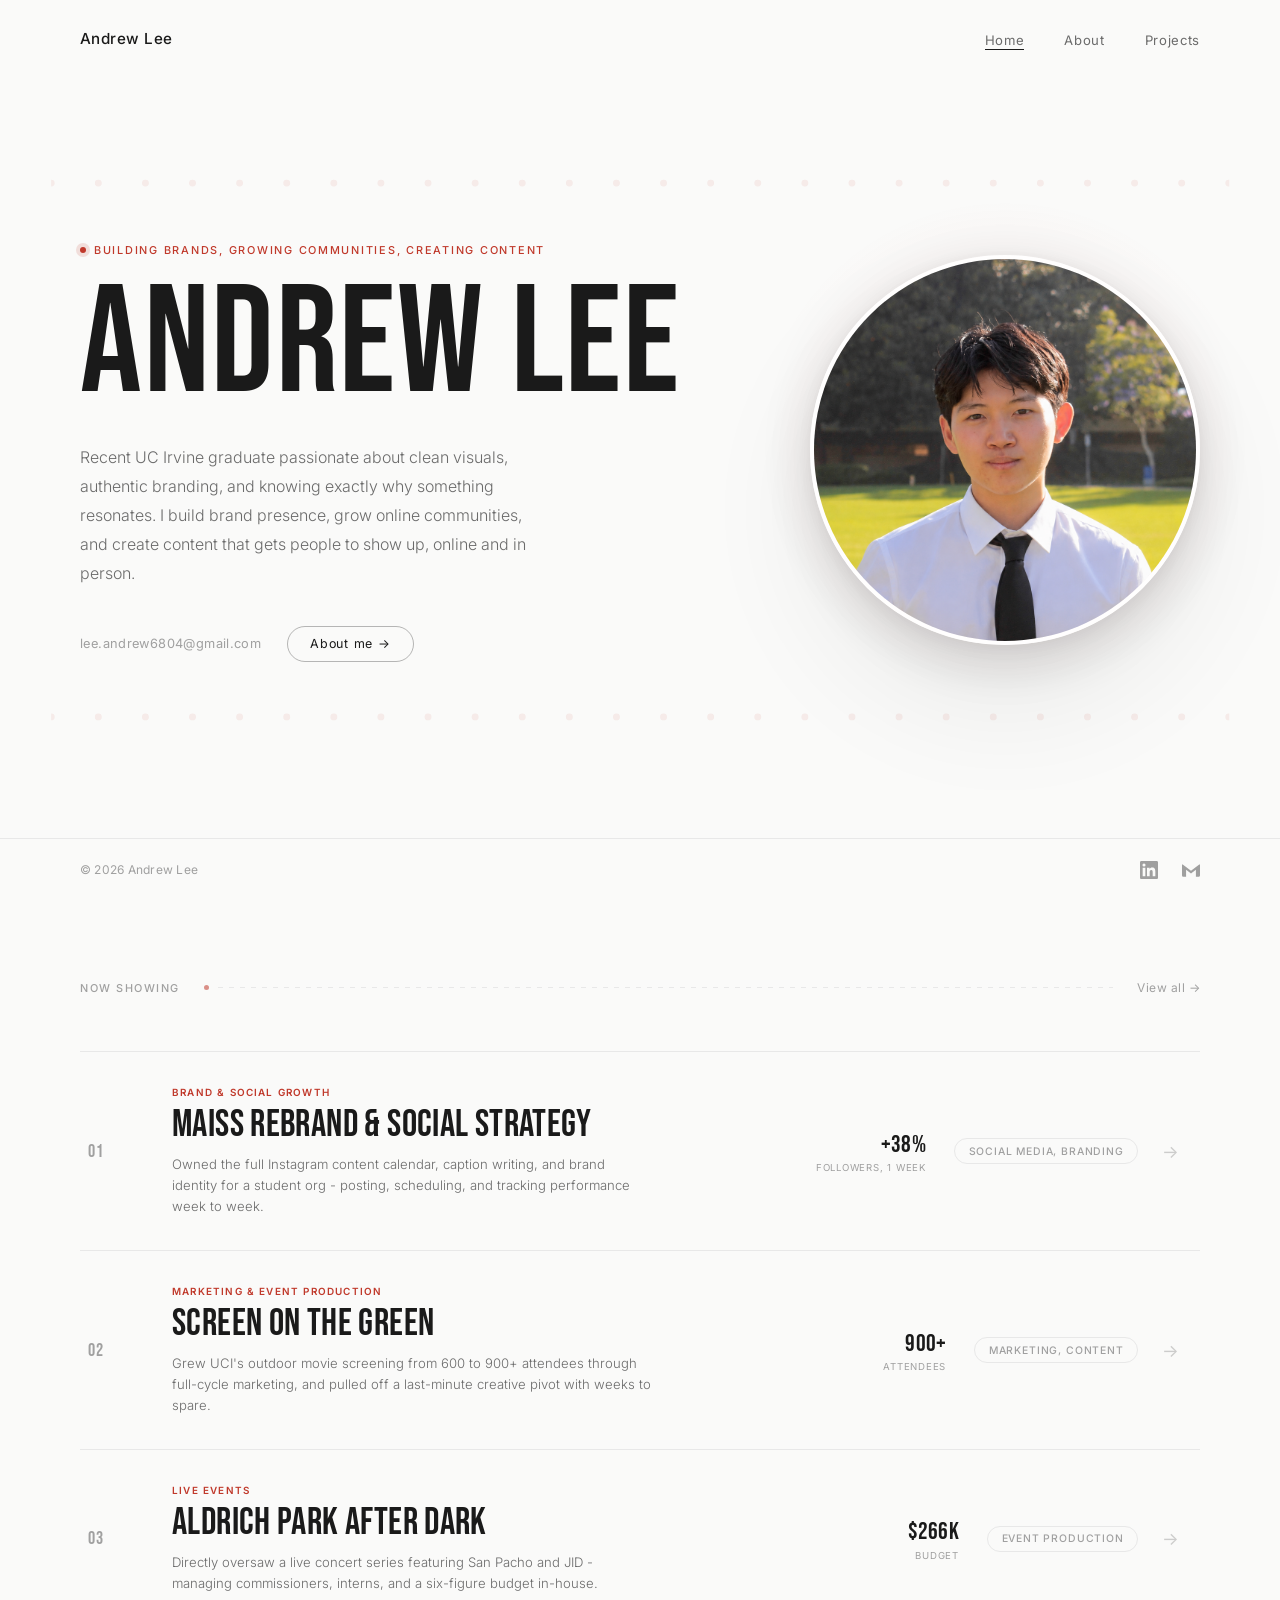
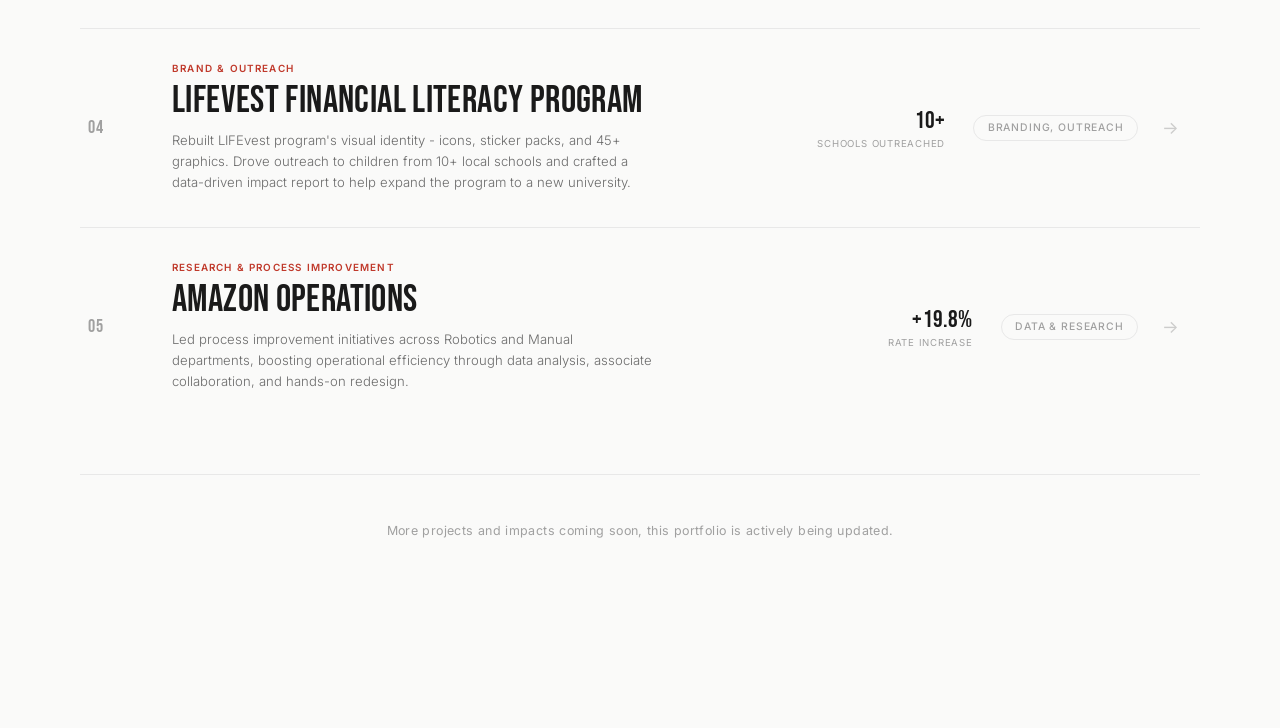
<file: index.html>
<!doctype html>
<html lang="en">
<head>
  <meta charset="utf-8">
  <meta name="viewport" content="width=device-width, initial-scale=1">
  <meta name="author" content="Andrew Lee">
  <meta name="description" content="Andrew Lee - Portfolio">
  <title>Andrew Lee</title>
  <link href="https://fonts.googleapis.com/css2?family=Inter:wght@300;400;500;600;700;800;900&family=Bebas+Neue&display=swap" rel="stylesheet">
  <style>
    *, *::before, *::after { box-sizing: border-box; margin: 0; padding: 0; }
    :root {
      --bg: #fafaf9;
      --text-primary: #1a1a1a;
      --text-secondary: #6b6b6b;
      --text-muted: #a0a0a0;
      --border: #e8e8e8;
      --marquee: #c0392b;
      --marquee-glow: rgba(192,57,43,0.14);
      --footer-h: 62px;
    }
    html { scroll-behavior: smooth; }
    body {
      font-family: 'Inter', sans-serif;
      background: var(--bg);
      color: var(--text-primary);
      overflow-x: hidden;
      padding-bottom: var(--footer-h);
    }
    .display {
      font-family: 'Bebas Neue', 'Inter', sans-serif;
      letter-spacing: 0.02em;
    }

    .scroll-progress {
      position: fixed; top: 0; left: 0;
      height: 2px; background: var(--marquee);
      z-index: 9000; width: 0%;
    }

    nav {
      position: fixed; top: 0; left: 0; right: 0;
      z-index: 100; display: flex;
      align-items: center; justify-content: space-between;
      padding: 1.8rem 5rem;
      transition: background 0.4s, padding 0.3s, border-color 0.4s;
      border-bottom: 1px solid transparent;
    }
    nav.scrolled {
      background: rgba(250,250,249,0.92);
      backdrop-filter: blur(16px); -webkit-backdrop-filter: blur(16px);
      border-bottom-color: var(--border); padding: 1.1rem 5rem;
    }
    .nav-brand { font-size: 0.95rem; font-weight: 500; letter-spacing: 0.03em; color: var(--text-primary); text-decoration: none; }
    .nav-links { display: flex; gap: 2.5rem; list-style: none; }
    .nav-links a {
      font-size: 0.82rem; font-weight: 400; color: var(--text-secondary);
      text-decoration: none; letter-spacing: 0.05em; transition: color 0.2s; position: relative;
    }
    .nav-links a::after { content: ''; position: absolute; bottom: -2px; left: 0; width: 0; height: 1px; background: var(--text-primary); transition: width 0.25s ease; }
    .nav-links a:hover { color: var(--text-primary); }
    .nav-links a:hover::after, .nav-links a.active::after { width: 100%; }

    .bulb-rule {
      display: flex; align-items: center; gap: 0.55rem;
      flex: 1;
    }
    .bulb-rule .bulb-line {
      flex: 1; height: 1px;
      background: repeating-linear-gradient(90deg, var(--border) 0, var(--border) 5px, transparent 5px, transparent 11px);
      position: relative;
      transform: scaleX(0); transform-origin: left;
      transition: transform 0.9s 0.2s ease;
    }
    .bulb-rule .bulb-line.visible { transform: scaleX(1); }
    .bulb-rule .bulb-dot {
      width: 5px; height: 5px; border-radius: 50%;
      background: var(--marquee); opacity: 0.55; flex-shrink: 0;
    }

    .hero {
      position: relative;
      min-height: 100vh;
      display: flex; align-items: center;
      overflow: hidden;
    }
    .hero-bulb-frame {
      position: absolute; top: 50%; left: 50%;
      transform: translate(-50%, -50%);
      width: min(1200px, 92vw); height: min(560px, 72vh);
      pointer-events: none; z-index: 0;
      opacity: 0.5;
    }
    .hero-bulb-frame svg { width: 100%; height: 100%; }
    .hero-bulb-frame circle { fill: var(--marquee); opacity: 0.16; }

    .hero-inner {
      position: relative; z-index: 1;
      width: 100%; max-width: 1400px;
      margin: 0 auto; padding: 0 5rem;
      display: flex; align-items: center;
      justify-content: space-between; gap: 2rem;
      will-change: transform, opacity;
    }
    .hero-text { flex: 1; }
    .hero-eyebrow {
      display: inline-flex; align-items: center; gap: 0.5rem;
      font-size: 0.68rem; font-weight: 500; letter-spacing: 0.16em;
      text-transform: uppercase; color: var(--marquee);
      margin-bottom: 1.4rem;
      opacity: 0; transform: translateY(12px);
      animation: fadeUp 0.7s 0.15s forwards;
    }
    .hero-eyebrow::before {
      content: ''; width: 6px; height: 6px; border-radius: 50%;
      background: var(--marquee); box-shadow: 0 0 0 4px var(--marquee-glow);
    }
    .hero-name {
      font-family: 'Bebas Neue', 'Inter', sans-serif;
      font-size: clamp(5.5rem, 12vw, 10.5rem);
      font-weight: 400; letter-spacing: 0.01em;
      line-height: 0.86; margin-bottom: 2rem;
      opacity: 0; transform: translateY(30px);
      animation: fadeUp 1s 0.28s forwards;
    }
    .hero-sub {
      font-size: 1rem; font-weight: 300;
      color: var(--text-secondary); line-height: 1.8;
      max-width: 460px; margin-bottom: 2.4rem;
      opacity: 0; transform: translateY(20px);
      animation: fadeUp 0.9s 0.48s forwards;
    }
    .hero-sub strong { color: var(--text-primary); font-weight: 500; }
    .hero-cta {
      display: flex; align-items: center; gap: 1.6rem;
      opacity: 0; transform: translateY(20px);
      animation: fadeUp 0.9s 0.62s forwards;
    }
    .hero-email {
      font-size: 0.8rem; color: var(--text-muted);
      text-decoration: none; letter-spacing: 0.03em;
      transition: color 0.2s;
    }
    .hero-email:hover { color: var(--text-primary); }
    .hero-btn {
      font-size: 0.78rem; letter-spacing: 0.06em;
      color: var(--text-primary); text-decoration: none;
      padding: 0.6rem 1.4rem;
      border: 1px solid rgba(26,26,26,0.3);
      border-radius: 999px;
      transition: background 0.22s, color 0.22s, border-color 0.22s;
    }
    .hero-btn:hover { background: var(--marquee); color: #fff; border-color: var(--marquee); }

    .hero-photo-wrap {
      flex-shrink: 0; position: relative;
      opacity: 0; animation: fadeIn 1.1s 0.4s forwards;
    }
    .hero-photo-wrap::before {
      content: '';
      position: absolute;
      width: 520px; height: 520px;
      border-radius: 50%;
      background: radial-gradient(circle, var(--marquee-glow) 0%, transparent 68%);
      top: 50%; left: 50%;
      transform: translate(-50%, -50%);
      pointer-events: none;
    }
    .profile-pic-container {
      position: relative;
      width: 390px; height: 390px;
    }
    .profile-pic {
      width: 100%; height: 100%;
      border-radius: 50%; object-fit: cover;
      border: 4px solid rgba(255,255,255,0.9);
      display: block;
      box-shadow:
        0 4px 20px rgba(0,0,0,0.06),
        0 20px 60px rgba(0,0,0,0.10),
        0 60px 120px rgba(0,0,0,0.07);
      transition: transform 0.5s ease, box-shadow 0.5s ease;
    }
    .profile-pic:hover {
      transform: scale(1.02);
      box-shadow:
        0 4px 20px rgba(0,0,0,0.08),
        0 30px 80px rgba(0,0,0,0.14),
        0 60px 120px rgba(0,0,0,0.09);
    }

    .work {
      max-width: 1400px; margin: 0 auto;
      padding: 5rem 5rem 7rem;
    }
    .work-header {
      display: flex; align-items: center;
      gap: 1.5rem; margin-bottom: 3.5rem;
    }
    .section-label {
      font-size: 0.68rem; font-weight: 500;
      letter-spacing: 0.14em; text-transform: uppercase;
      color: var(--text-muted); white-space: nowrap;
      opacity: 0; transform: translateX(-20px);
      transition: opacity 0.6s, transform 0.6s;
    }
    .section-label.visible { opacity: 1; transform: translateX(0); }
    .view-all {
      font-size: 0.75rem; color: var(--text-muted);
      text-decoration: none; white-space: nowrap;
      letter-spacing: 0.04em; transition: color 0.2s;
    }
    .view-all:hover { color: var(--marquee); }

    .lineup { display: flex; flex-direction: column; }
    .lineup-row {
      display: grid;
      grid-template-columns: 3.5rem 1fr auto auto 1.6rem;
      align-items: center; gap: 1.75rem;
      padding: 2.1rem 0.5rem;
      border-top: 1px solid var(--border);
      text-decoration: none; color: inherit;
      position: relative;
      opacity: 0; transform: translateY(24px);
      transition: opacity 0.6s ease, transform 0.6s ease, background 0.25s ease, padding-left 0.25s ease;
    }
    .lineup-row.visible { opacity: 1; transform: translateY(0); }
    .lineup:last-child .lineup-row:last-child { border-bottom: 1px solid var(--border); }
    .lineup-row:hover { background: linear-gradient(90deg, var(--marquee-glow), transparent 55%); padding-left: 1.1rem; }
    .lineup-num {
      font-family: 'Bebas Neue', 'Inter', sans-serif;
      font-size: 1.15rem; color: var(--text-muted); letter-spacing: 0.03em;
      transition: color 0.25s ease;
    }
    .lineup-row:hover .lineup-num { color: var(--marquee); }
    .lineup-main { min-width: 0; }
    .lineup-cat {
      font-size: 0.62rem; font-weight: 600; letter-spacing: 0.12em;
      text-transform: uppercase; color: var(--marquee); margin-bottom: 0.5rem;
    }
    .lineup-title {
      font-family: 'Bebas Neue', 'Inter', sans-serif;
      font-size: clamp(1.6rem, 3vw, 2.4rem);
      letter-spacing: 0.01em; line-height: 1;
      color: var(--text-primary); margin-bottom: 0.6rem;
      transition: color 0.2s;
    }
    .lineup-desc {
      font-size: 0.82rem; font-weight: 300; color: var(--text-secondary);
      line-height: 1.6; max-width: 480px;
    }
    .lineup-stat {
      text-align: right; white-space: nowrap;
    }
    .lineup-stat-num {
      font-family: 'Bebas Neue', 'Inter', sans-serif;
      font-size: 1.5rem; color: var(--text-primary); letter-spacing: 0.01em;
    }
    .lineup-stat-label {
      font-size: 0.6rem; font-weight: 400; letter-spacing: 0.08em;
      text-transform: uppercase; color: var(--text-muted); margin-top: 0.2rem;
    }
    .lineup-tag {
      font-size: 0.65rem; font-weight: 500; letter-spacing: 0.08em;
      text-transform: uppercase; color: var(--text-muted);
      padding: 0.35rem 0.85rem; border: 1px solid var(--border);
      border-radius: 999px; white-space: nowrap;
      transition: border-color 0.25s ease, color 0.25s ease;
    }
    .lineup-row:hover .lineup-tag { border-color: var(--marquee); color: var(--marquee); }
    .lineup-arrow {
      font-size: 1.1rem; color: var(--text-muted);
      transform: translateX(-4px); opacity: 0.5;
      transition: transform 0.25s ease, opacity 0.25s ease, color 0.25s ease;
    }
    .lineup-row:hover .lineup-arrow { transform: translateX(2px); opacity: 1; color: var(--marquee); }

    footer {
      position: fixed; bottom: 0; left: 0; right: 0;
      z-index: 50; height: var(--footer-h); padding: 0 5rem;
      background: rgba(250,250,249,0.94);
      backdrop-filter: blur(16px); -webkit-backdrop-filter: blur(16px);
      border-top: 1px solid var(--border);
      display: flex; align-items: center; justify-content: space-between;
    }
    .footer-copy { font-size: 0.75rem; color: var(--text-muted); letter-spacing: 0.02em; }
    .social-icons { display: flex; align-items: center; gap: 1.5rem; }
    .social-icons a { display: flex; align-items: center; opacity: 0.4; color: var(--text-primary); transition: opacity 0.2s, transform 0.2s; }
    .social-icons a:hover { opacity: 1; transform: translateY(-2px); color: var(--marquee); }
    .social-icon-svg { width: 18px; height: 18px; }

    @keyframes fadeUp { to { opacity: 1; transform: translateY(0); } }
    @keyframes fadeIn { to { opacity: 1; } }

    @media (max-width: 768px) {
      nav, nav.scrolled { padding: 1.2rem 1.5rem; }
      .hero-inner { flex-direction: column-reverse; align-items: flex-start; padding: 0 1.5rem; padding-top: 5rem; gap: 2rem; }
      .profile-pic-container { width: 130px; height: 130px; }
      .hero-photo-wrap::before { display: none; }
      .work { padding: 4rem 1.5rem 5rem; }
      .lineup-row { grid-template-columns: 2rem 1fr; gap: 0.9rem; padding: 1.6rem 0.25rem; }
      .lineup-stat, .lineup-tag, .lineup-arrow { display: none; }
      footer { padding: 0 1.5rem; }
    }
  </style>
</head>
<body>

  <div class="scroll-progress" id="scrollProgress"></div>

  <nav id="mainNav">
    <a class="nav-brand" href="index.html">Andrew Lee</a>
    <ul class="nav-links">
      <li><a href="index.html" class="active">Home</a></li>
      <li><a href="aboutme.html">About</a></li>
      <li><a href="projects.html">Projects</a></li>
    </ul>
  </nav>

  <section class="hero" id="hero">
    <div class="hero-bulb-frame">
      <svg viewBox="0 0 1200 560" preserveAspectRatio="xMidYMid meet">
        <g id="bulbTop"></g>
        <g id="bulbBottom"></g>
      </svg>
    </div>
    <div class="hero-inner" id="heroInner">
      <div class="hero-text">
        <span class="hero-eyebrow">Building Brands, Growing Communities, Creating Content</span>
        <h1 class="hero-name display">Andrew Lee</h1>
        <p class="hero-sub">
          Recent UC Irvine graduate passionate about clean visuals, authentic branding, and knowing exactly why something resonates. I build brand presence, grow online communities, and create content that gets people to show up, online and in person.
        </p>
        <div class="hero-cta">
          <a class="hero-email" href="mailto:lee.andrew6804@gmail.com">lee.andrew6804@gmail.com</a>
          <a class="hero-btn" href="aboutme.html">About me →</a>
        </div>
      </div>
      <div class="hero-photo-wrap">
        <div class="profile-pic-container" id="profilePicContainer">
          <a href="aboutme.html">
            <img src="andrewleepfp.jpg" alt="Andrew Lee" class="profile-pic">
          </a>
        </div>
      </div>
    </div>
  </section>

  <section class="work">
    <div class="work-header" id="workHeader">
      <span class="section-label" id="sectionLabel">Now Showing</span>
      <div class="bulb-rule"><div class="bulb-dot"></div><div class="bulb-line" id="bulbLine"></div></div>
      <a href="projects.html" class="view-all">View all →</a>
    </div>

    <div class="lineup">
      <a href="projects.html" class="lineup-row" data-delay="0">
        <span class="lineup-num display">01</span>
        <div class="lineup-main">
          <div class="lineup-cat">Brand &amp; Social Growth</div>
          <div class="lineup-title display">MAISS Rebrand &amp; Social Strategy</div>
          <p class="lineup-desc">Owned the full Instagram content calendar, caption writing, and brand identity for a student org - posting, scheduling, and tracking performance week to week.</p>
        </div>
        <div class="lineup-stat">
          <div class="lineup-stat-num display">+38%</div>
          <div class="lineup-stat-label">Followers, 1 Week</div>
        </div>
        <span class="lineup-tag">Social Media, Branding</span>
        <span class="lineup-arrow">→</span>
      </a>

      <a href="screen-on-the-green.html" class="lineup-row" data-delay="90">
        <span class="lineup-num display">02</span>
        <div class="lineup-main">
          <div class="lineup-cat">Marketing &amp; Event Production</div>
          <div class="lineup-title display">Screen on the Green</div>
          <p class="lineup-desc">Grew UCI's outdoor movie screening from 600 to 900+ attendees through full-cycle marketing, and pulled off a last-minute creative pivot with weeks to spare.</p>
        </div>
        <div class="lineup-stat">
          <div class="lineup-stat-num display">900+</div>
          <div class="lineup-stat-label">Attendees</div>
        </div>
        <span class="lineup-tag">Marketing, Content</span>
        <span class="lineup-arrow">→</span>
      </a>

      <a class="lineup-row" data-delay="180">
        <span class="lineup-num display">03</span>
        <div class="lineup-main">
          <div class="lineup-cat">Live Events</div>
          <div class="lineup-title display">Aldrich Park After Dark</div>
          <p class="lineup-desc">Directly oversaw a live concert series featuring San Pacho and JID - managing commissioners, interns, and a six-figure budget in-house.</p>
        </div>
        <div class="lineup-stat">
          <div class="lineup-stat-num display">$266K</div>
          <div class="lineup-stat-label">Budget</div>
        </div>
        <span class="lineup-tag">Event Production</span>
        <span class="lineup-arrow">→</span>
      </a>

      <a class="lineup-row" data-delay="270">
        <span class="lineup-num display">04</span>
        <div class="lineup-main">
          <div class="lineup-cat">Brand &amp; Outreach</div>
          <div class="lineup-title display">LIFEvest Financial Literacy Program</div>
          <p class="lineup-desc">Rebuilt LIFEvest program's visual identity - icons, sticker packs, and 45+ graphics. Drove outreach to children from 10+ local schools and crafted a data-driven impact report to help expand the program to a new university.</p>
        </div>
        <div class="lineup-stat">
          <div class="lineup-stat-num display">10+</div>
          <div class="lineup-stat-label">Schools Outreached</div>
        </div>
        <span class="lineup-tag">Branding, Outreach</span>
        <span class="lineup-arrow">→</span>
      </a>

      <a href="amazon-ops.html" class="lineup-row" data-delay="360">
        <span class="lineup-num display">05</span>
        <div class="lineup-main">
          <div class="lineup-cat">Research &amp; Process Improvement</div>
          <div class="lineup-title display">Amazon Operations</div>
          <p class="lineup-desc">Led process improvement initiatives across Robotics and Manual departments, boosting operational efficiency through data analysis, associate collaboration, and hands-on redesign.</p>
        </div>
        <div class="lineup-stat">
          <div class="lineup-stat-num display">+19.8%</div>
          <div class="lineup-stat-label">Rate Increase</div>
        </div>
        <span class="lineup-tag">Data &amp; Research</span>
        <span class="lineup-arrow">→</span>
      </a>
      <div style="text-align:center; padding: 3rem 0 1rem; border-top: 1px solid var(--border); margin-top: 3rem;">
    <p style="font-size:0.78rem; color: var(--text-muted); letter-spacing:0.03em;">
      More projects and impacts coming soon, this portfolio is actively being updated.
    </p>
  </div>
    </div>
  </section>

  <footer>
    <span class="footer-copy">© 2026 Andrew Lee</span>
    <div class="social-icons">
      <a href="https://www.linkedin.com/in/andrewlee6804/" target="_blank" title="LinkedIn">
        <svg class="social-icon-svg" viewBox="0 0 24 24" fill="currentColor">
          <path d="M20.447 20.452h-3.554v-5.569c0-1.328-.027-3.037-1.852-3.037-1.853 0-2.136 1.445-2.136 2.939v5.667H9.351V9h3.414v1.561h.046c.477-.9 1.637-1.85 3.37-1.85 3.601 0 4.267 2.37 4.267 5.455v6.286zM5.337 7.433a2.062 2.062 0 0 1-2.063-2.065 2.064 2.064 0 1 1 2.063 2.065zm1.782 13.019H3.555V9h3.564v11.452zM22.225 0H1.771C.792 0 0 .774 0 1.729v20.542C0 23.227.792 24 1.771 24h20.451C23.2 24 24 23.227 24 22.271V1.729C24 .774 23.2 0 22.222 0h.003z"/>
        </svg>
      </a>
      <a href="mailto:lee.andrew6804@gmail.com" title="Email">
        <svg class="social-icon-svg" viewBox="0 0 24 24" fill="currentColor">
          <path d="M24 5.457v13.909c0 .904-.732 1.636-1.636 1.636h-3.819V11.73L12 16.64l-6.545-4.91v9.273H1.636A1.636 1.636 0 0 1 0 19.366V5.457c0-.48.21-.913.54-1.21L12 13.09 23.46 4.247c.33.297.54.73.54 1.21z"/>
        </svg>
      </a>
    </div>
  </footer>

  <script>
    const progressBar = document.getElementById('scrollProgress');
    const nav = document.getElementById('mainNav');
    const hero = document.getElementById('hero');
    const heroInner = document.getElementById('heroInner');

    window.addEventListener('scroll', () => {
      const sy = window.scrollY;
      const dh = document.documentElement.scrollHeight - window.innerHeight;
      progressBar.style.width = (sy / dh * 100) + '%';
      nav.classList.toggle('scrolled', sy > 60);
      const heroH = hero.offsetHeight;
      heroInner.style.transform = `translateY(${sy * 0.28}px)`;
      heroInner.style.opacity = String(Math.max(0, 1 - sy / (heroH * 0.55)));
    }, { passive: true });

    new IntersectionObserver(entries => {
      entries.forEach(e => {
        if (e.isIntersecting) {
          document.getElementById('sectionLabel').classList.add('visible');
          document.getElementById('bulbLine').classList.add('visible');
        }
      });
    }, { threshold: 0.3 }).observe(document.getElementById('workHeader'));

    const rowObs = new IntersectionObserver(entries => {
      entries.forEach(e => {
        if (e.isIntersecting) {
          setTimeout(() => e.target.classList.add('visible'), parseInt(e.target.dataset.delay) || 0);
          rowObs.unobserve(e.target);
        }
      });
    }, { threshold: 0.1 });
    document.querySelectorAll('.lineup-row').forEach(r => rowObs.observe(r));

    const picWrap = document.getElementById('profilePicContainer');
    picWrap.addEventListener('mousemove', e => {
      const r = picWrap.getBoundingClientRect();
      const dx = (e.clientX - (r.left + r.width / 2)) / r.width * 18;
      const dy = (e.clientY - (r.top + r.height / 2)) / r.height * 18;
      picWrap.style.transition = 'transform 0.1s ease';
      picWrap.style.transform = `translate(${dx}px, ${dy}px)`;
    });
    picWrap.addEventListener('mouseleave', () => {
      picWrap.style.transition = 'transform 0.6s ease';
      picWrap.style.transform = 'translate(0,0)';
    });

    (function(){
      const ns = 'http://www.w3.org/2000/svg';
      const top = document.getElementById('bulbTop');
      const bottom = document.getElementById('bulbBottom');
      const count = 26;
      for (let i = 0; i < count; i++) {
        const x = (1200 / (count - 1)) * i;
        [ [top, 8], [bottom, 552] ].forEach(([group, y]) => {
          const c = document.createElementNS(ns, 'circle');
          c.setAttribute('cx', x);
          c.setAttribute('cy', y);
          c.setAttribute('r', 3.5);
          group.appendChild(c);
        });
      }
    })();
  </script>
</body>
</html>
</file>
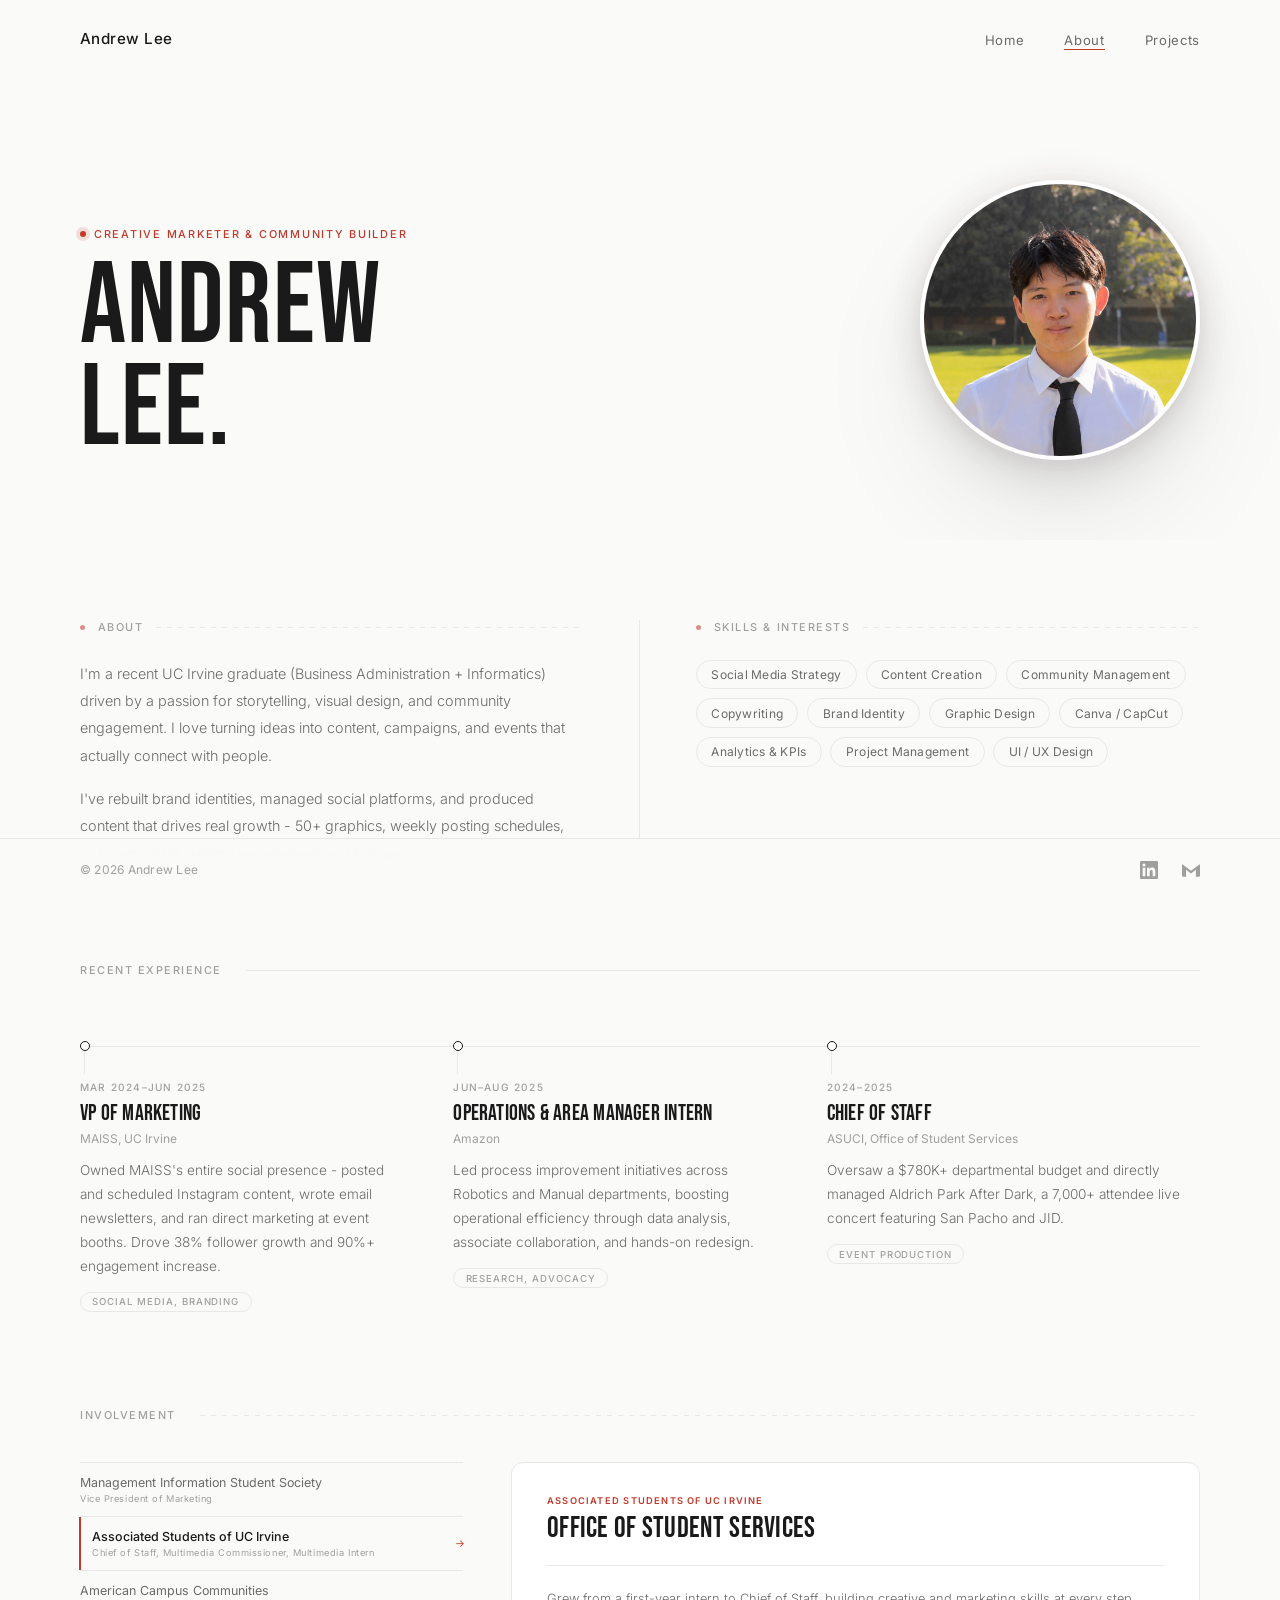
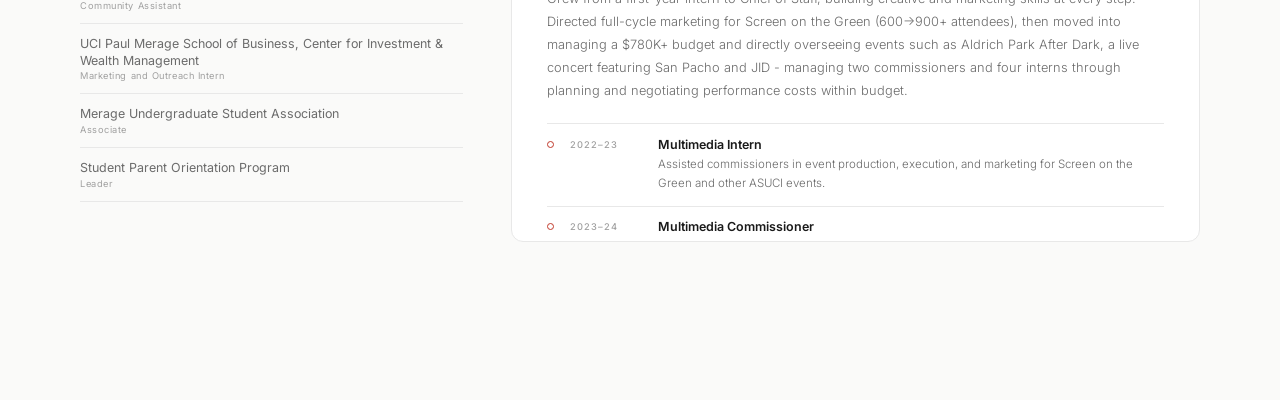
<file: aboutme.html>
<!doctype html>
<html lang="en">
<head>
  <meta charset="utf-8">
  <meta name="viewport" content="width=device-width, initial-scale=1">
  <meta name="author" content="Andrew Lee">
  <meta name="description" content="About Andrew Lee">
  <title>Andrew Lee - About</title>
  <link href="https://fonts.googleapis.com/css2?family=Inter:wght@300;400;500;600;700;800;900&family=Bebas+Neue&display=swap" rel="stylesheet">
  
  <style>
    *, *::before, *::after { box-sizing: border-box; margin: 0; padding: 0; }
    :root {
      --bg: #fafaf9;
      --text-primary: #1a1a1a;
      --text-secondary: #6b6b6b;
      --text-muted: #a0a0a0;
      --border: #e8e8e8;
      --marquee: #c0392b;
      --marquee-glow: rgba(192,57,43,0.14);
      --footer-h: 62px;
    }
    html { scroll-behavior: smooth; }
    body {
      font-family: 'Inter', sans-serif;
      background: var(--bg);
      color: var(--text-primary);
      overflow-x: hidden;
      padding-bottom: var(--footer-h);
    }
    .display { font-family: 'Bebas Neue', 'Inter', sans-serif; letter-spacing: 0.02em; }

    .scroll-progress {
      position: fixed; top: 0; left: 0;
      height: 2px; background: var(--marquee);
      z-index: 9000; width: 0%;
    }

    nav {
      position: fixed; top: 0; left: 0; right: 0;
      z-index: 100; display: flex;
      align-items: center; justify-content: space-between;
      padding: 1.8rem 5rem;
      transition: background 0.4s, padding 0.3s, border-color 0.4s;
      border-bottom: 1px solid transparent;
    }
    nav.scrolled {
      background: rgba(250,250,249,0.92);
      backdrop-filter: blur(16px); -webkit-backdrop-filter: blur(16px);
      border-bottom-color: var(--border); padding: 1.1rem 5rem;
    }
    .nav-brand { font-size: 0.95rem; font-weight: 500; letter-spacing: 0.03em; color: var(--text-primary); text-decoration: none; }
    .nav-links { display: flex; gap: 2.5rem; list-style: none; }
    .nav-links a {
      font-size: 0.82rem; font-weight: 400; color: var(--text-secondary);
      text-decoration: none; letter-spacing: 0.05em; transition: color 0.2s; position: relative;
    }
    .nav-links a::after { content: ''; position: absolute; bottom: -2px; left: 0; width: 0; height: 1px; background: var(--marquee); transition: width 0.25s ease; }
    .nav-links a:hover { color: var(--text-primary); }
    .nav-links a:hover::after, .nav-links a.active::after { width: 100%; }

    .bulb-rule { display: flex; align-items: center; gap: 0.55rem; flex: 1; }
    .bulb-rule .bulb-line {
      flex: 1; height: 1px;
      background: repeating-linear-gradient(90deg, var(--border) 0, var(--border) 5px, transparent 5px, transparent 11px);
      transform: scaleX(0); transform-origin: left;
      transition: transform 0.9s 0.2s ease;
    }
    .bulb-rule .bulb-line.visible { transform: scaleX(1); }
    .bulb-rule .bulb-dot { width: 5px; height: 5px; border-radius: 50%; background: var(--marquee); opacity: 0.55; flex-shrink: 0; }

    .hero {
      position: relative; min-height: 60vh;
      display: flex; align-items: flex-end;
      overflow: hidden; padding: 0 5rem 5rem;
    }
    .hero-name-bg {
      position: absolute; top: 50%; left: 50%;
      transform: translate(-50%, -50%) scale(1);
      font-family: 'Bebas Neue', sans-serif;
      font-size: clamp(7rem, 16vw, 20rem);
      font-weight: 400; letter-spacing: 0.01em;
      color: transparent;
      -webkit-text-stroke: 1px rgba(192,57,43,0.06);
      white-space: nowrap; pointer-events: none; user-select: none;
      will-change: transform, opacity; z-index: 0;
    }
    .hero-inner {
      position: relative; z-index: 1; width: 100%;
      max-width: 1400px; margin: 0 auto;
      display: flex; align-items: flex-end;
      justify-content: space-between; gap: 4rem;
    }
    .hero-text { flex: 1; }
    .about-eyebrow {
      display: inline-flex; align-items: center; gap: 0.5rem;
      font-size: 0.68rem; font-weight: 500;
      letter-spacing: 0.16em; text-transform: uppercase;
      color: var(--marquee); margin-bottom: 1rem;
      opacity: 0; transform: translateY(12px);
      animation: fadeUp 0.7s 0.2s forwards;
    }
    .about-eyebrow::before {
      content: ''; width: 6px; height: 6px; border-radius: 50%;
      background: var(--marquee); box-shadow: 0 0 0 4px var(--marquee-glow);
    }
    .about-title {
      font-family: 'Bebas Neue', 'Inter', sans-serif;
      font-size: clamp(4.5rem, 9vw, 8.5rem);
      font-weight: 400; letter-spacing: 0.01em; line-height: 0.88;
      opacity: 0; transform: translateY(28px);
      animation: fadeUp 0.9s 0.32s forwards;
    }
    .hero-photo-wrap {
      flex-shrink: 0; position: relative;
      opacity: 0; animation: fadeIn 1s 0.5s forwards;
    }
    .hero-photo-wrap::before {
      content: '';
      position: absolute; width: 360px; height: 360px;
      border-radius: 50%;
      background: radial-gradient(circle, var(--marquee-glow) 0%, transparent 68%);
      top: 50%; left: 50%;
      transform: translate(-50%, -50%);
      pointer-events: none;
    }
    .profile-pic-container { position: relative; width: 280px; height: 280px; }
    .profile-pic {
      width: 100%; height: 100%; border-radius: 50%; object-fit: cover;
      border: 4px solid rgba(255,255,255,0.9);
      display: block;
      box-shadow: 0 4px 20px rgba(0,0,0,0.06), 0 20px 60px rgba(0,0,0,0.10), 0 60px 120px rgba(0,0,0,0.07);
      transition: transform 0.5s ease;
    }
    .profile-pic:hover { transform: scale(1.02); }

    .about-content {
      max-width: 1400px; margin: 0 auto;
      padding: 5rem 5rem 6rem;
      display: grid;
      grid-template-columns: 1fr 1fr;
      gap: 0;
    }
    .about-panel {
      padding: 0 3.5rem 0 0;
      border-right: 1px solid var(--border);
      opacity: 0; transform: translateY(40px);
      transition: opacity 0.7s ease, transform 0.7s ease;
    }
    .about-panel.visible { opacity: 1; transform: translateY(0); }
    .about-panel:last-child { border-right: none; padding-right: 0; padding-left: 3.5rem; }

    .panel-label {
      font-size: 0.68rem; font-weight: 500;
      letter-spacing: 0.14em; text-transform: uppercase;
      color: var(--text-muted); margin-bottom: 1.6rem;
      display: flex; align-items: center; gap: 0.8rem;
    }
    .panel-label::before {
      content: ''; width: 5px; height: 5px; border-radius: 50%;
      background: var(--marquee); opacity: 0.55; flex-shrink: 0;
    }
    .panel-label::after {
      content: ''; flex: 1; height: 1px;
      background: repeating-linear-gradient(90deg, var(--border) 0, var(--border) 5px, transparent 5px, transparent 11px);
      transform: scaleX(0); transform-origin: left;
      transition: transform 0.8s 0.3s ease;
    }
    .about-panel.visible .panel-label::after { transform: scaleX(1); }

    .bio-text p { font-size: 0.9rem; line-height: 1.9; color: var(--text-secondary); font-weight: 300; }
    .bio-text p + p { margin-top: 1rem; }
    .bio-text strong { color: var(--text-primary); font-weight: 500; }

    .involvement-list { list-style: none; display: flex; flex-direction: column; }
    .involvement-item {
      font-size: 0.85rem; color: var(--text-secondary); font-weight: 300;
      padding: 0.9rem 0; border-bottom: 1px solid var(--border);
      display: flex; align-items: center; justify-content: space-between;
      transition: color 0.2s, padding-left 0.2s; cursor: default;
    }
    .involvement-item:first-child { border-top: 1px solid var(--border); }
    .involvement-item:hover { color: var(--text-primary); padding-left: 0.5rem; }
    .involvement-item .arrow { font-size: 0.75rem; color: var(--marquee); opacity: 0; transition: opacity 0.2s; }
    .involvement-item:hover .arrow { opacity: 1; }

    .involvement-link,
    .involvement-link:link,
    .involvement-link:visited,
    .involvement-link:hover,
    .involvement-link:active {
      display: flex; align-items: center; justify-content: space-between;
      width: 100%; color: inherit !important; text-decoration: none !important;
    }

    .skills-grid { display: flex; flex-wrap: wrap; gap: 0.55rem; }
    .skill-tag {
      font-size: 0.75rem; font-weight: 400; color: var(--text-secondary);
      padding: 0.4rem 0.9rem; border: 1px solid var(--border);
      border-radius: 999px; letter-spacing: 0.02em;
      opacity: 0; transform: scale(0.9);
      transition: opacity 0.4s ease, transform 0.4s ease, border-color 0.2s, color 0.2s;
      cursor: default;
    }
    .skill-tag.visible { opacity: 1; transform: scale(1); }
    .skill-tag:hover { border-color: var(--marquee); color: var(--marquee); }

    footer {
      position: fixed; bottom: 0; left: 0; right: 0;
      z-index: 50; height: var(--footer-h); padding: 0 5rem;
      background: rgba(250,250,249,0.94);
      backdrop-filter: blur(16px); -webkit-backdrop-filter: blur(16px);
      border-top: 1px solid var(--border);
      display: flex; align-items: center; justify-content: space-between;
    }
    .footer-copy { font-size: 0.75rem; color: var(--text-muted); letter-spacing: 0.02em; }
    .social-icons { display: flex; align-items: center; gap: 1.5rem; }
    .social-icons a { display: flex; align-items: center; opacity: 0.4; color: var(--text-primary); transition: opacity 0.2s, transform 0.2s; }
    .social-icons a:hover { opacity: 1; transform: translateY(-2px); color: var(--marquee); }
    .social-icon-svg { width: 18px; height: 18px; }

    @keyframes fadeUp { to { opacity: 1; transform: translateY(0); } }
    @keyframes fadeIn { to { opacity: 1; } }

    @media (max-width: 1024px) {
      .about-content { grid-template-columns: 1fr; gap: 3rem; }
      .about-panel, .about-panel:nth-child(2), .about-panel:last-child {
        border-right: none; border-bottom: 1px solid var(--border);
        padding: 0 0 3rem 0;
      }
      .about-panel:last-child { border-bottom: none; padding-bottom: 0; }
    }
    @media (max-width: 768px) {
      nav, nav.scrolled { padding: 1.2rem 1.5rem; }
      .hero { padding: 0 1.5rem 3rem; min-height: 50vh; }
      .hero-inner { flex-direction: column; align-items: flex-start; gap: 2rem; }
      .profile-pic-container { width: 110px; height: 110px; }
      .hero-photo-wrap::before { display: none; }
      .about-content { padding: 3rem 1.5rem 4rem; }
      footer { padding: 0 1.5rem; }
    }

    .journey-section{max-width:1400px;margin:0 auto;padding:0 5rem 6rem;opacity:0;transform:translateY(30px);transition:opacity 0.7s ease,transform 0.7s ease;}
    .journey-section.visible{opacity:1;transform:translateY(0);}
    .journey-header{display:flex;align-items:center;gap:1.5rem;margin-bottom:4rem;}
    .journey-label{font-size:0.68rem;font-weight:500;letter-spacing:0.14em;text-transform:uppercase;color:var(--text-muted);white-space:nowrap;}
    .journey-rule{flex:1;height:1px;background:var(--border);transform:scaleX(0);transform-origin:left;transition:transform 0.9s 0.2s ease;}
    .journey-rule.visible{transform:scaleX(1);}
    .exp-timeline{display:grid;grid-template-columns:repeat(3,1fr);position:relative;}
    .exp-timeline::before{content:'';position:absolute;top:5px;left:0;right:0;height:1px;background:var(--border);}
    .exp-point{position:relative;padding-top:2.5rem;padding-right:3rem;opacity:0;transform:translateY(20px);transition:opacity 0.55s ease,transform 0.55s ease;}
    .exp-point:last-child{padding-right:0;}
    .exp-point.visible{opacity:1;transform:translateY(0);}
    .exp-point::before{content:'';position:absolute;top:0;left:0;width:10px;height:10px;border-radius:50%;background:#fff;border:1.5px solid var(--text-primary);transition:background 0.2s,transform 0.2s,border-color 0.2s;z-index:1;}
    .exp-point:hover::before{background:var(--marquee);border-color:var(--marquee);transform:scale(1.4);}
    .exp-point::after{content:'';position:absolute;top:9px;left:4px;width:1px;height:1.5rem;background:var(--border);}
    .exp-year{font-size:0.63rem;font-weight:500;letter-spacing:0.12em;text-transform:uppercase;color:var(--text-muted);margin-bottom:0.5rem;}
    .exp-role{font-family:'Bebas Neue','Inter',sans-serif;font-size:1.4rem;letter-spacing:0.01em;color:var(--text-primary);margin-bottom:0.25rem;line-height:1.15;transition:color 0.2s;}
    .exp-point:hover .exp-role{color:var(--marquee);}
    .exp-org{font-size:0.75rem;font-weight:400;color:var(--text-muted);margin-bottom:0.85rem;}
    .exp-desc{font-size:0.85rem;font-weight:300;color:var(--text-secondary);line-height:1.75;}
    .exp-tag{display:inline-block;margin-top:0.85rem;font-size:0.6rem;font-weight:500;letter-spacing:0.1em;text-transform:uppercase;color:var(--text-muted);padding:0.22rem 0.7rem;border:1px solid var(--border);border-radius:999px;transition:border-color 0.2s,color 0.2s;}
    .exp-point:hover .exp-tag{border-color:var(--marquee);color:var(--marquee);}
    @media(max-width:1024px){.journey-section{padding:0 5rem 5rem;}.exp-timeline{grid-template-columns:1fr;gap:3rem;}.exp-timeline::before{display:none;}.exp-point{padding-right:0;padding-top:0;padding-left:1.5rem;}.exp-point::before{top:0;}.exp-point::after{top:4px;height:1.2rem;}}
    @media(max-width:768px){.journey-section{padding:0 1.5rem 4rem;}}

    .inv-section{max-width:1400px;margin:0 auto;padding:0 5rem 6rem;}
    .inv-header{display:flex;align-items:center;gap:1.5rem;margin-bottom:2.5rem;}
    .inv-header-label{font-size:0.68rem;font-weight:500;letter-spacing:0.14em;text-transform:uppercase;color:var(--text-muted);white-space:nowrap;}
    .inv-header-rule{flex:1;height:1px;background:repeating-linear-gradient(90deg, var(--border) 0, var(--border) 5px, transparent 5px, transparent 11px);}
    .inv-panel{display:grid;grid-template-columns:1fr 1.8fr;gap:3rem;align-items:start;}
    .inv-list{display:flex;flex-direction:column;}
    .inv-list-item{display:flex;align-items:center;justify-content:space-between;padding:0.75rem 0;border-bottom:1px solid var(--border);cursor:pointer;position:relative;transition:padding-left 0.2s;}
    .inv-list-item:first-child{border-top:1px solid var(--border);}
    .inv-list-item::before{content:'';position:absolute;left:-1px;top:0;bottom:0;width:1.5px;background:var(--marquee);transform:scaleY(0);transition:transform 0.25s ease;transform-origin:top;}
    .inv-list-item.active::before{transform:scaleY(1);}
    .inv-list-item.active{padding-left:0.75rem;}
    .inv-list-item:not(.active):hover{padding-left:0.5rem;}
    .inv-list-item:not(.active):hover::before{transform:scaleY(1);opacity:0.2;}
    .inv-name{font-size:0.78rem;font-weight:400;color:var(--text-secondary);line-height:1.3;transition:color 0.2s;}
    .inv-list-item.active .inv-name{font-weight:500;color:var(--text-primary);}
    .inv-list-item:not(.active):hover .inv-name{color:var(--text-primary);}
    .inv-abbr{font-size:0.58rem;font-weight:400;color:var(--text-muted);letter-spacing:0.06em;margin-top:0.1rem;}
    .inv-chevron{font-size:0.65rem;color:var(--text-muted);opacity:0;transition:opacity 0.2s,transform 0.2s,color 0.2s;}
    .inv-list-item.active .inv-chevron{opacity:1;transform:translateX(2px);color:var(--marquee);}
    .inv-list-item:not(.active):hover .inv-chevron{opacity:0.4;}
    .inv-detail{position:relative;background:#fff;border:1px solid var(--border);border-radius:12px;min-height:380px;overflow:hidden;}
    .inv-detail-inner{position:absolute;inset:0;padding:2rem 2.2rem;opacity:0;transform:translateX(18px);transition:opacity 0.35s ease,transform 0.35s ease;pointer-events:none;overflow-y:auto;}
    .inv-detail-inner.active{opacity:1;transform:translateX(0);pointer-events:auto;}
    .inv-detail-inner.exit{opacity:0;transform:translateX(-18px);}
    .detail-org{font-size:0.58rem;font-weight:600;letter-spacing:0.13em;text-transform:uppercase;color:var(--marquee);margin-bottom:0.5rem;}
    .detail-role{font-family:'Bebas Neue','Inter',sans-serif;font-size:1.8rem;letter-spacing:0.01em;line-height:1.05;color:var(--text-primary);margin-bottom:1.3rem;}
    .detail-divider{height:1px;background:var(--border);margin-bottom:1.3rem;}
    .detail-body{font-size:0.8rem;font-weight:300;color:var(--text-secondary);line-height:1.8;margin-bottom:1.3rem;}
    .detail-timeline{display:flex;flex-direction:column;}
    .dt-row{display:flex;align-items:flex-start;gap:1rem;padding:0.8rem 0;border-top:1px solid var(--border);}
    .dt-row:last-child{border-bottom:1px solid var(--border);}
    .dt-dot{width:7px;height:7px;border-radius:50%;background:#fff;border:1.5px solid var(--marquee);flex-shrink:0;margin-top:4px;}
    .dt-year{font-size:0.58rem;font-weight:500;letter-spacing:0.1em;text-transform:uppercase;color:var(--text-muted);width:4.5rem;flex-shrink:0;padding-top:2px;}
    .dt-title{font-size:0.78rem;font-weight:600;color:var(--text-primary);margin-bottom:0.2rem;}
    .dt-desc{font-size:0.72rem;font-weight:300;color:var(--text-secondary);line-height:1.65;}
    .detail-tags{display:flex;flex-wrap:wrap;gap:0.4rem;margin-top:1.3rem;}
    .detail-tag{font-size:0.58rem;font-weight:500;letter-spacing:0.09em;text-transform:uppercase;color:var(--text-muted);padding:0.2rem 0.65rem;border:1px solid var(--border);border-radius:999px;}
    @media(max-width:1024px){.inv-section{padding:0 5rem 5rem;}.inv-panel{grid-template-columns:1fr;}}
    @media(max-width:768px){.inv-section{padding:0 1.5rem 4rem;}}
  </style>
</head>
<body>

  <div class="scroll-progress" id="scrollProgress"></div>

  <nav id="mainNav">
    <a class="nav-brand" href="index.html">Andrew Lee</a>
    <ul class="nav-links">
      <li><a href="index.html">Home</a></li>
      <li><a href="aboutme.html" class="active">About</a></li>
      <li><a href="projects.html">Projects</a></li>
    </ul>
  </nav>

  <section class="hero" id="hero">
    <div class="hero-name-bg" id="heroNameBg">ABOUT</div>
    <div class="hero-inner">
      <div class="hero-text">
        <span class="about-eyebrow">Creative Marketer &amp; Community Builder</span>
        <h1 class="about-title">Andrew<br>Lee.</h1>
      </div>
      <div class="hero-photo-wrap">
        <div class="profile-pic-container" id="profilePicContainer">
          <img src="andrewleepfp.jpg" alt="Andrew Lee" class="profile-pic">
        </div>
      </div>
    </div>
  </section>

  <div class="about-content">
    <div class="about-panel" id="panel1">
      <p class="panel-label">About</p>
      <div class="bio-text">
        <p>I'm a recent UC Irvine graduate (Business Administration + Informatics) driven by a passion for storytelling, visual design, and community engagement. I love turning ideas into content, campaigns, and events that actually connect with people.</p>
        <p>I've rebuilt brand identities, managed social platforms, and produced content that drives real growth - 50+ graphics, weekly posting schedules, and campaigns gaining engagement and followers.</p>
        
      </div>
    </div>
    <div class="about-panel" id="panel3">
      <p class="panel-label">Skills &amp; Interests</p>
      <div class="skills-grid" id="skillsGrid">
        <span class="skill-tag" data-delay="0">Social Media Strategy</span>
        <span class="skill-tag" data-delay="60">Content Creation</span>
        <span class="skill-tag" data-delay="60">Community Management</span>
        <span class="skill-tag" data-delay="120">Copywriting</span>
        <span class="skill-tag" data-delay="120">Brand Identity</span>
        <span class="skill-tag" data-delay="180">Graphic Design</span>
        <span class="skill-tag" data-delay="180">Canva / CapCut</span>
        <span class="skill-tag" data-delay="240">Analytics &amp; KPIs</span>
        <span class="skill-tag" data-delay="300">Project Management</span>
        <span class="skill-tag" data-delay="360">UI / UX Design</span>
      </div>
    </div>
  </div>

  <section class="journey-section" id="journeySection">
    <div class="journey-header">
      <span class="journey-label">Recent Experience</span>
      <div class="journey-rule" id="journeyRule"></div>
    </div>
    <div class="exp-timeline">
      <div class="exp-point">
        <div class="exp-year">Mar 2024–Jun 2025</div>
        <div class="exp-role display">VP of Marketing</div>
        <div class="exp-org">MAISS, UC Irvine</div>
        <p class="exp-desc">Owned MAISS's entire social presence - posted and scheduled Instagram content, wrote email newsletters, and ran direct marketing at event booths. Drove 38% follower growth and 90%+ engagement increase.</p>
        <span class="exp-tag">Social Media, Branding</span>
      </div>
      <div class="exp-point">
        <div class="exp-year">Jun–Aug 2025</div>
        <div class="exp-role display">Operations &amp; Area Manager Intern</div>
        <div class="exp-org">Amazon</div>
        <p class="exp-desc">Led process improvement initiatives across Robotics and Manual departments, boosting operational efficiency through data analysis, associate collaboration, and hands-on redesign.</p>
        <span class="exp-tag">Research, Advocacy</span>
      </div>
      <div class="exp-point">
        <div class="exp-year">2024–2025</div>
        <div class="exp-role display">Chief of Staff</div>
        <div class="exp-org">ASUCI, Office of Student Services</div>
        <p class="exp-desc">Oversaw a $780K+ departmental budget and directly managed Aldrich Park After Dark, a 7,000+ attendee live concert featuring San Pacho and JID.</p>
        <span class="exp-tag">Event Production</span>
      </div>
    </div>
  </section>

  <section class="inv-section" id="invSection">
    <div class="inv-header">
      <span class="inv-header-label">Involvement</span>
      <div class="inv-header-rule"></div>
    </div>
    <div class="inv-panel">

      <div class="inv-list">
        <div class="inv-list-item" data-org="maiss">
          <div><div class="inv-name">Management Information Student Society</div><div class="inv-abbr">Vice President of Marketing</div></div>
          <span class="inv-chevron">→</span>
        </div>
        <div class="inv-list-item active" data-org="asuci">
          <div><div class="inv-name">Associated Students of UC Irvine</div><div class="inv-abbr">Chief of Staff, Multimedia Commissioner, Multimedia Intern</div></div>
          <span class="inv-chevron">→</span>
        </div>
        <div class="inv-list-item" data-org="ACC">
          <div><div class="inv-name">American Campus Communities</div><div class="inv-abbr">Community Assistant</div></div>
          <span class="inv-chevron">→</span>
        </div>
        <div class="inv-list-item" data-org="ciwm">
          <div><div class="inv-name">UCI Paul Merage School of Business, Center for Investment & Wealth Management</div><div class="inv-abbr">Marketing and Outreach Intern</div></div>
          <span class="inv-chevron">→</span>
        </div>
        <div class="inv-list-item" data-org="musa">
          <div><div class="inv-name">Merage Undergraduate Student Association</div><div class="inv-abbr">Associate</div></div>
          <span class="inv-chevron">→</span>
        </div>
        <div class="inv-list-item" data-org="spop">
          <div><div class="inv-name">Student Parent Orientation Program</div><div class="inv-abbr">Leader</div></div>
          <span class="inv-chevron">→</span>
        </div>
      </div>

      <div class="inv-detail">

        <div class="inv-detail-inner" data-detail="maiss">
          <div class="detail-org">Management Information Student Society</div>
          <div class="detail-role">VP of Marketing</div>
          <div class="detail-divider"></div>
          <p class="detail-body">Owned MAISS's entire social media operation end to end - posted and scheduled Instagram content and stories, wrote and sent email newsletters, and ran in-person direct marketing at event booths. Rebuilt the brand's visual identity (mascot, design system, principles, and guidelines), then used it to drive measurable growth: 38% follower increase in a single week, 90%+ engagement increase, and 80% growth in Mentorship Program applications. Produced 50+ original graphics at a 2–3/week cadence across campaigns for speaker panel, networking, and workshop events.</p>
          <div class="detail-tags"><span class="detail-tag">Instagram Management</span><span class="detail-tag">Email Marketing</span><span class="detail-tag">Branding</span><span class="detail-tag">Copywriting</span></div>
        </div>

        <div class="inv-detail-inner active" data-detail="asuci">
          <div class="detail-org">Associated Students of UC Irvine</div>
          <div class="detail-role">Office of Student Services</div>
          <div class="detail-divider"></div>
          <p class="detail-body">Grew from a first-year intern to Chief of Staff, building creative and marketing skills at every step. Directed full-cycle marketing for Screen on the Green (600→900+ attendees), then moved into managing a $780K+ budget and directly overseeing events such as Aldrich Park After Dark, a live concert featuring San Pacho and JID - managing two commissioners and four interns through planning and negotiating performance costs within budget.</p>
          <div class="detail-timeline">
            <div class="dt-row">
              <div class="dt-dot"></div>
              <div class="dt-year">2022–23</div>
              <div><div class="dt-title">Multimedia Intern</div><div class="dt-desc">Assisted commissioners in event production, execution, and marketing for Screen on the Green and other ASUCI events.</div></div>
            </div>
            <div class="dt-row">
              <div class="dt-dot"></div>
              <div class="dt-year">2023–24</div>
              <div><div class="dt-title">Multimedia Commissioner</div><div class="dt-desc">Owned full production cycles for Screen on the Green - pre-event marketing, logistics, and day-of execution - growing attendance from 600 to 900+. Named Commissioner of the Year.</div></div>
            </div>
            <div class="dt-row">
              <div class="dt-dot"></div>
              <div class="dt-year">2024–25</div>
              <div><div class="dt-title">Chief of Staff</div><div class="dt-desc">Managed a $780K+ budget and directly oversaw Aldrich Park After Dark's live concert series, mentoring incoming commissioners along the way.</div></div>
            </div>
          </div>
          <div class="detail-tags"><span class="detail-tag">Marketing</span><span class="detail-tag">Event Production</span><span class="detail-tag">Leadership</span><span class="detail-tag">Mentorship</span></div>
        </div>

        <div class="inv-detail-inner" data-detail="ACC">
          <div class="detail-org">American Campus Communities</div>
          <div class="detail-role">Community Assistant</div>
          <div class="detail-divider"></div>
          <p class="detail-body">Provided daily support to 1,400+ residents - resolving conflicts, service requests, and active emergencies with 99% positive satisfaction feedback. Managed resident databases through Salesforce across millions of data points. Planned and executed 12+ resident engagement events, handling marketing, budgeting, and hosting. Drove a 61% response rate on a company-wide Resident Insights Survey through multi-channel outreach (social media, email, in-person canvassing, door-to-door) - ranking in the top 15% of ACC Community Assistants nationwide.</p>
          <div class="detail-tags"><span class="detail-tag">Community Management</span><span class="detail-tag">Salesforce</span><span class="detail-tag">Multi-Channel Outreach</span></div>
        </div>

        <div class="inv-detail-inner" data-detail="ciwm">
          <div class="detail-org">Center for Investment &amp; Wealth Management</div>
          <div class="detail-role">Marketing and Outreach Intern</div>
          <div class="detail-divider"></div>
          <p class="detail-body">Designed 45+ graphics within an established brand kit and rebranded the LIFEvest Financial Literacy Program with a new mascot logo, icons, and sticker packs. Promoted financial literacy programs to 10+ local high schools, and built a data-driven impact report using demographic and geographic data that directly contributed to expanding the program to a new university.</p>
          <div class="detail-tags"><span class="detail-tag">Graphic Design</span><span class="detail-tag">Data Analysis</span><span class="detail-tag">Outreach</span></div>
        </div>

        <div class="inv-detail-inner" data-detail="musa">
          <div class="detail-org">Merage Undergraduate Student Association</div>
          <div class="detail-role">Associate</div>
          <div class="detail-divider"></div>
          <p class="detail-body">Collaborated with 5 other Associates to organize the annual UCI Business Conference - strategically revamping the conference structure, recruiting 12+ industry professionals for four speaker panels, and securing $3,300+ in student programming funding. Reached 185 total in-person attendees. Also mentored 4 freshman Business major representatives over a two-quarter period, guiding professional development and career growth.</p>
          <div class="detail-tags"><span class="detail-tag">Event Planning</span><span class="detail-tag">Mentorship</span><span class="detail-tag">Fundraising</span></div>
        </div>

        <div class="inv-detail-inner" data-detail="spop">
          <div class="detail-org">Student Parent Orientation Program</div>
          <div class="detail-role">Leader</div>
          <div class="detail-divider"></div>
          <p class="detail-body">Facilitated the growth and integration of 6,000 new students into the UCI community, organizing and leading activities and icebreakers that fostered personal and social development. Operated alongside 100+ fellow SPOP leaders and staff to ensure a cohesive, well-organized orientation program.</p>
          <div class="detail-tags"><span class="detail-tag">Public Speaking</span><span class="detail-tag">Leadership</span></div>
        </div>

      </div>
    </div>
  </section>

  <footer>
    <span class="footer-copy">© 2026 Andrew Lee</span>
    <div class="social-icons">
      <a href="https://www.linkedin.com/in/andrewlee6804/" target="_blank" title="LinkedIn">
        <svg class="social-icon-svg" viewBox="0 0 24 24" fill="currentColor">
          <path d="M20.447 20.452h-3.554v-5.569c0-1.328-.027-3.037-1.852-3.037-1.853 0-2.136 1.445-2.136 2.939v5.667H9.351V9h3.414v1.561h.046c.477-.9 1.637-1.85 3.37-1.85 3.601 0 4.267 2.37 4.267 5.455v6.286zM5.337 7.433a2.062 2.062 0 0 1-2.063-2.065 2.064 2.064 0 1 1 2.063 2.065zm1.782 13.019H3.555V9h3.564v11.452zM22.225 0H1.771C.792 0 0 .774 0 1.729v20.542C0 23.227.792 24 1.771 24h20.451C23.2 24 24 23.227 24 22.271V1.729C24 .774 23.2 0 22.222 0h.003z"/>
        </svg>
      </a>
      <a href="mailto:lee.andrew6804@gmail.com" title="Email">
        <svg class="social-icon-svg" viewBox="0 0 24 24" fill="currentColor">
          <path d="M24 5.457v13.909c0 .904-.732 1.636-1.636 1.636h-3.819V11.73L12 16.64l-6.545-4.91v9.273H1.636A1.636 1.636 0 0 1 0 19.366V5.457c0-.48.21-.913.54-1.21L12 13.09 23.46 4.247c.33.297.54.73.54 1.21z"/>
        </svg>
      </a>
    </div>
  </footer>

  <script>
    const progressBar = document.getElementById('scrollProgress');
    const nav = document.getElementById('mainNav');
    const heroBg = document.getElementById('heroNameBg');
    const heroSection = document.getElementById('hero');

    window.addEventListener('scroll', () => {
      const sy = window.scrollY;
      const dh = document.documentElement.scrollHeight - window.innerHeight;
      progressBar.style.width = (sy / dh * 100) + '%';
      nav.classList.toggle('scrolled', sy > 60);
      const heroH = heroSection.offsetHeight;
      const p = Math.min(sy / heroH, 1);
      heroBg.style.transform = `translate(-50%, -50%) scale(${1 + p * 4})`;
      heroBg.style.opacity = String(Math.max(0, 0.05 - p * 0.05));
    }, { passive: true });

    const panelObs = new IntersectionObserver(entries => {
      entries.forEach(e => {
        if (e.isIntersecting) { e.target.classList.add('visible'); panelObs.unobserve(e.target); }
      });
    }, { threshold: 0.15 });
    ['panel1','panel3'].forEach((id, i) => {
      const el = document.getElementById(id);
      el.style.transitionDelay = (i * 0.15) + 's';
      panelObs.observe(el);
    });

    const skillObs = new IntersectionObserver(entries => {
      entries.forEach(e => {
        if (e.isIntersecting) {
          document.querySelectorAll('.skill-tag').forEach(tag => {
            setTimeout(() => tag.classList.add('visible'), parseInt(tag.dataset.delay) || 0);
          });
          skillObs.disconnect();
        }
      });
    }, { threshold: 0.2 });
    skillObs.observe(document.getElementById('skillsGrid'));

    const journeySection = document.getElementById('journeySection');
    const journeyRule = document.getElementById('journeyRule');
    const expPoints = document.querySelectorAll('.exp-point');
    const journeyObs = new IntersectionObserver(entries => {
      entries.forEach(e => {
        if (e.isIntersecting) {
          journeySection.classList.add('visible');
          journeyRule.classList.add('visible');
          expPoints.forEach((pt, i) => {
            setTimeout(() => pt.classList.add('visible'), i * 130);
          });
          journeyObs.disconnect();
        }
      });
    }, { threshold: 0.15 });
    journeyObs.observe(journeySection);

    const picWrap = document.getElementById('profilePicContainer');
    picWrap.addEventListener('mousemove', e => {
      const r = picWrap.getBoundingClientRect();
      const dx = (e.clientX - (r.left + r.width / 2)) / r.width * 18;
      const dy = (e.clientY - (r.top + r.height / 2)) / r.height * 18;
      picWrap.style.transition = 'transform 0.1s ease';
      picWrap.style.transform = `translate(${dx}px, ${dy}px)`;
    });
    picWrap.addEventListener('mouseleave', () => {
      picWrap.style.transition = 'transform 0.6s ease';
      picWrap.style.transform = 'translate(0,0)';
    });

    const invItems = document.querySelectorAll('.inv-list-item');
    const invDetails = document.querySelectorAll('.inv-detail-inner');
    invItems.forEach(item => {
      item.addEventListener('click', () => {
        const org = item.dataset.org;
        if (item.classList.contains('active')) return;
        invItems.forEach(i => i.classList.remove('active'));
        item.classList.add('active');
        invDetails.forEach(d => {
          if (d.dataset.detail === org) {
            d.classList.add('active');
          } else {
            d.classList.remove('active');
          }
        });
      });
    });
  </script>
</body>
</html>
</file>
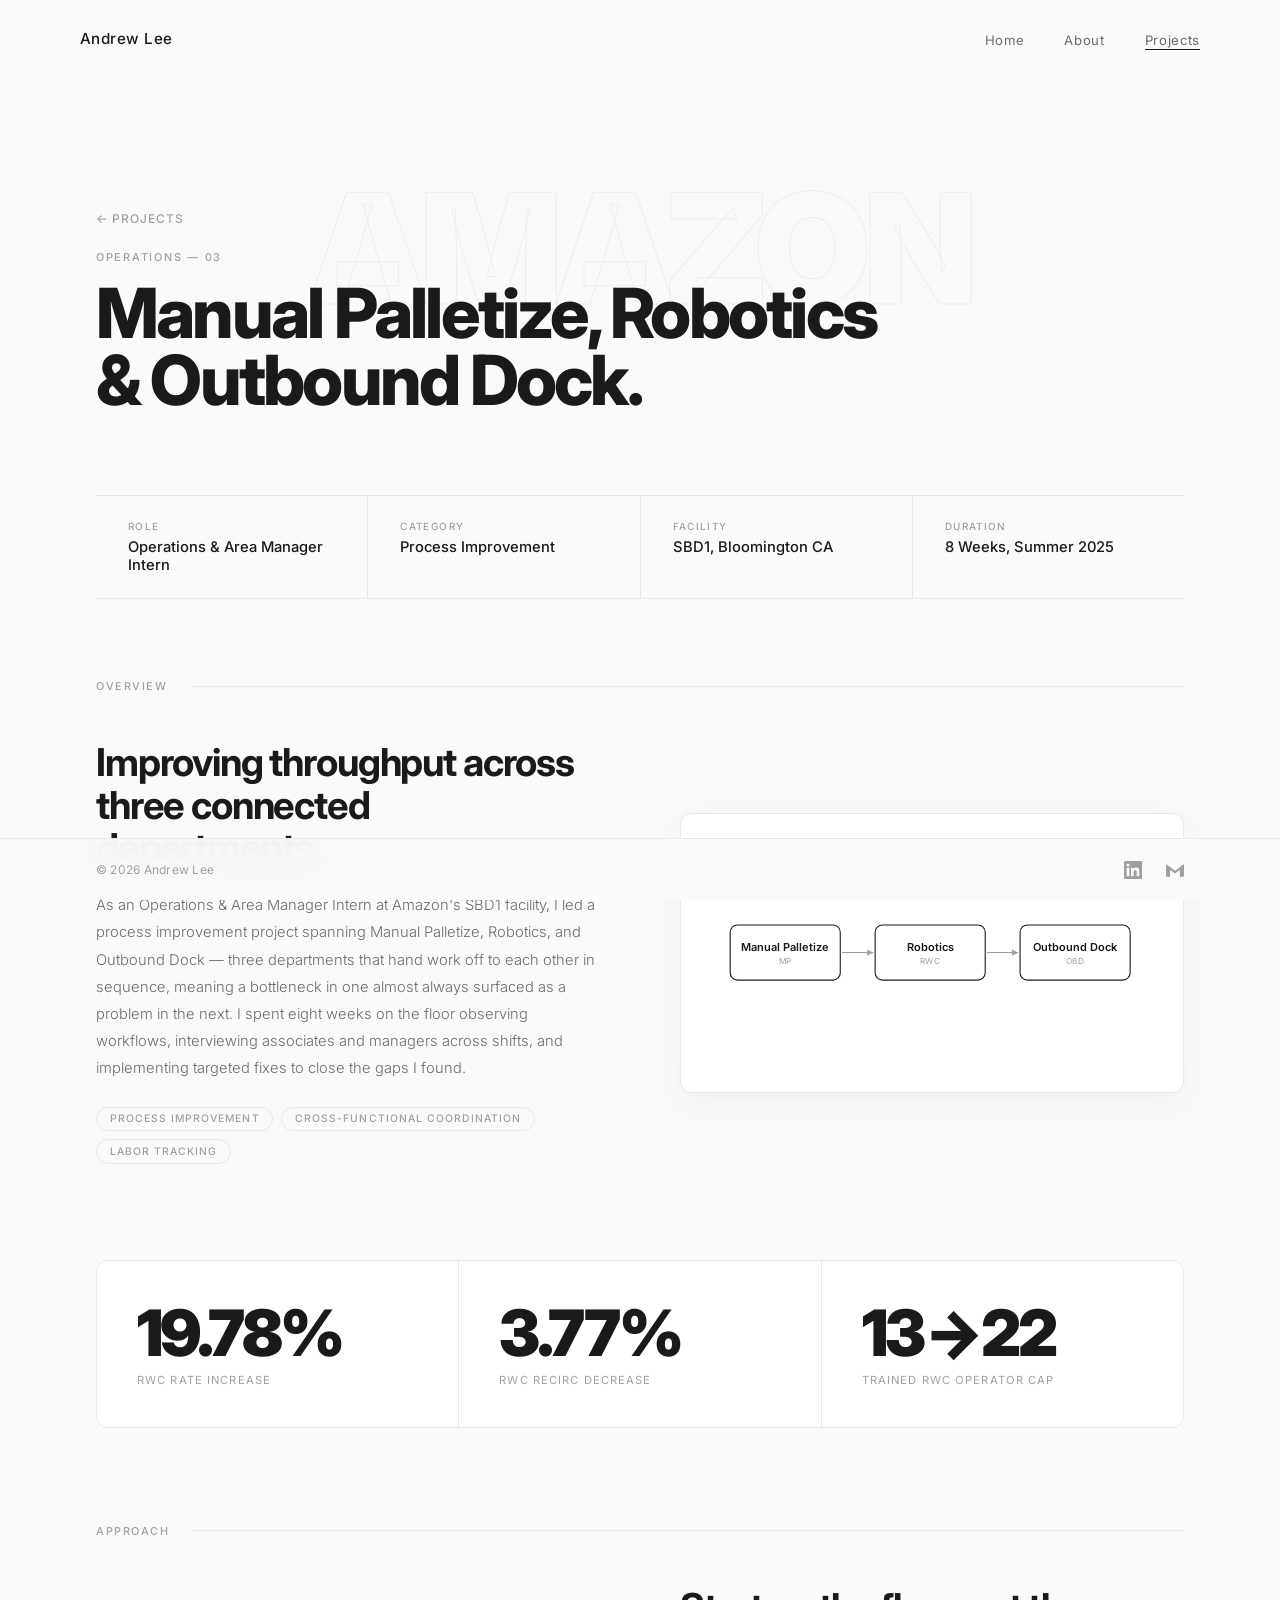
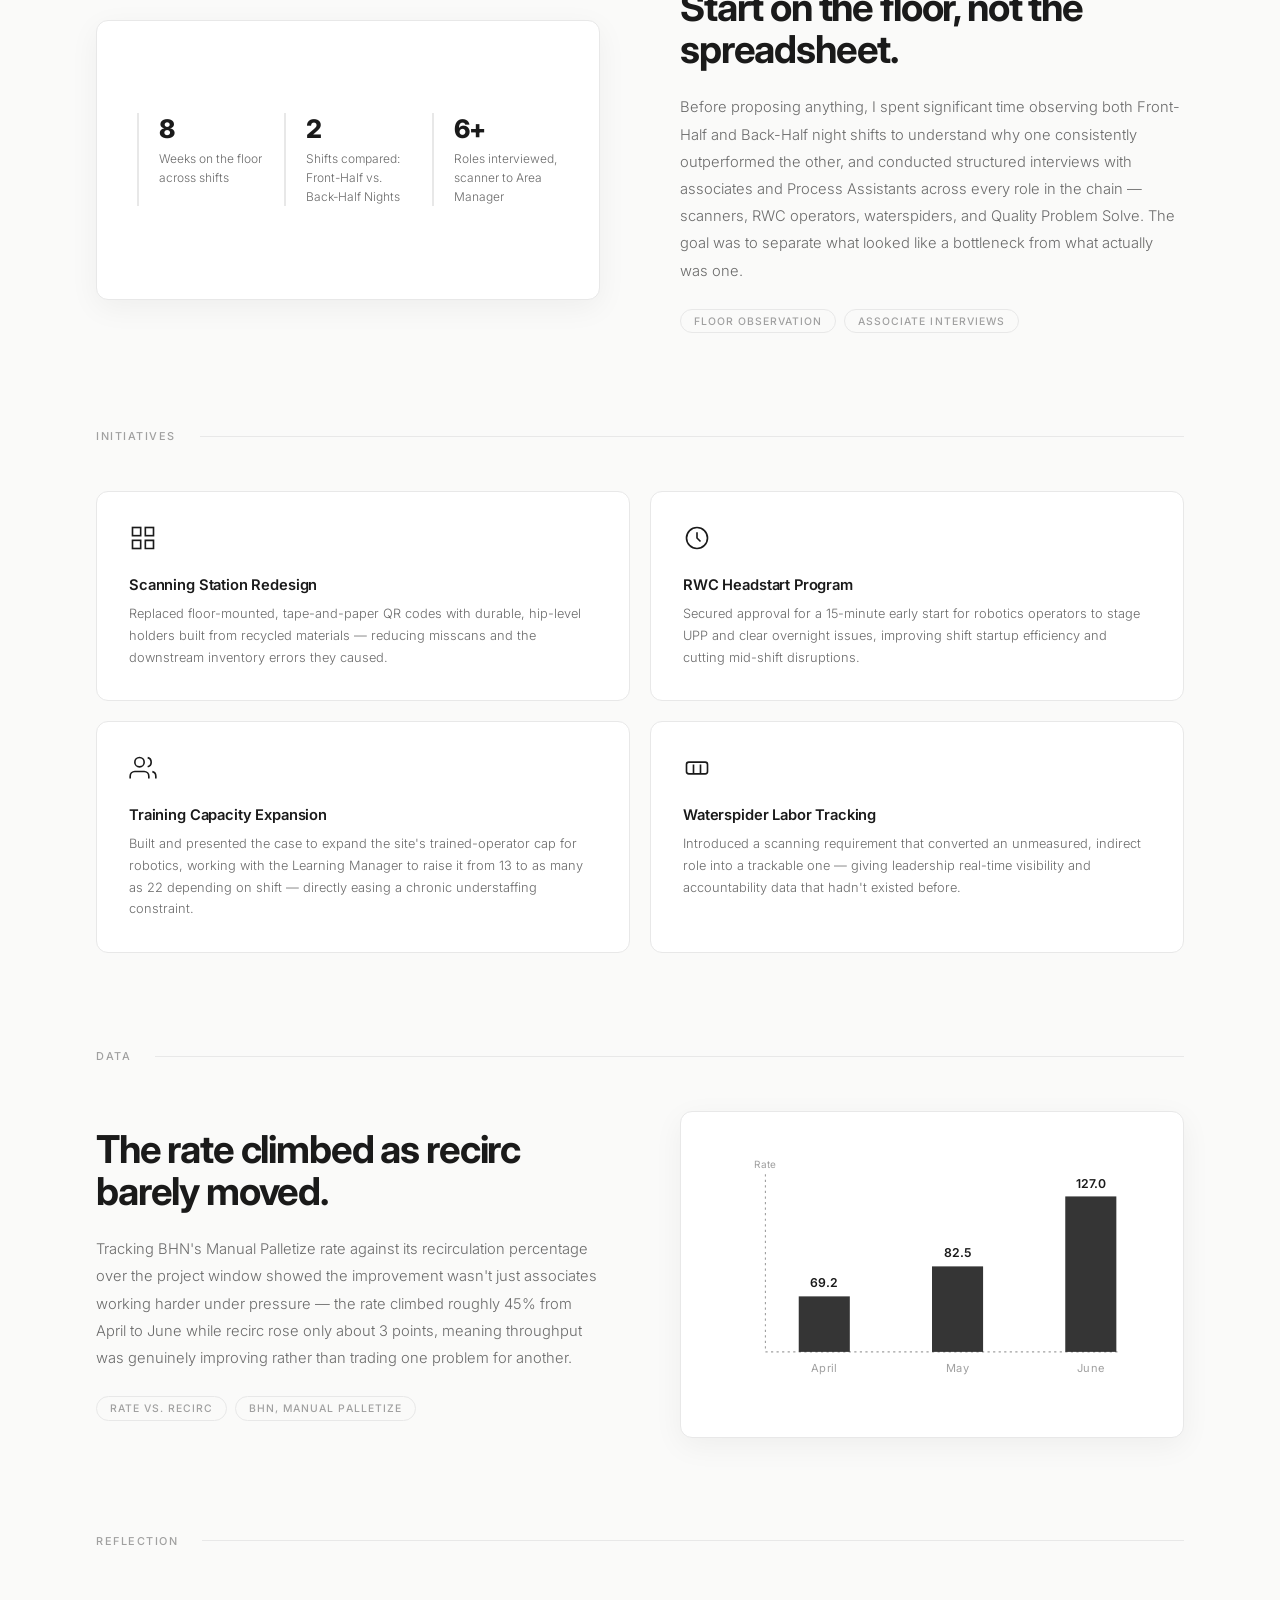
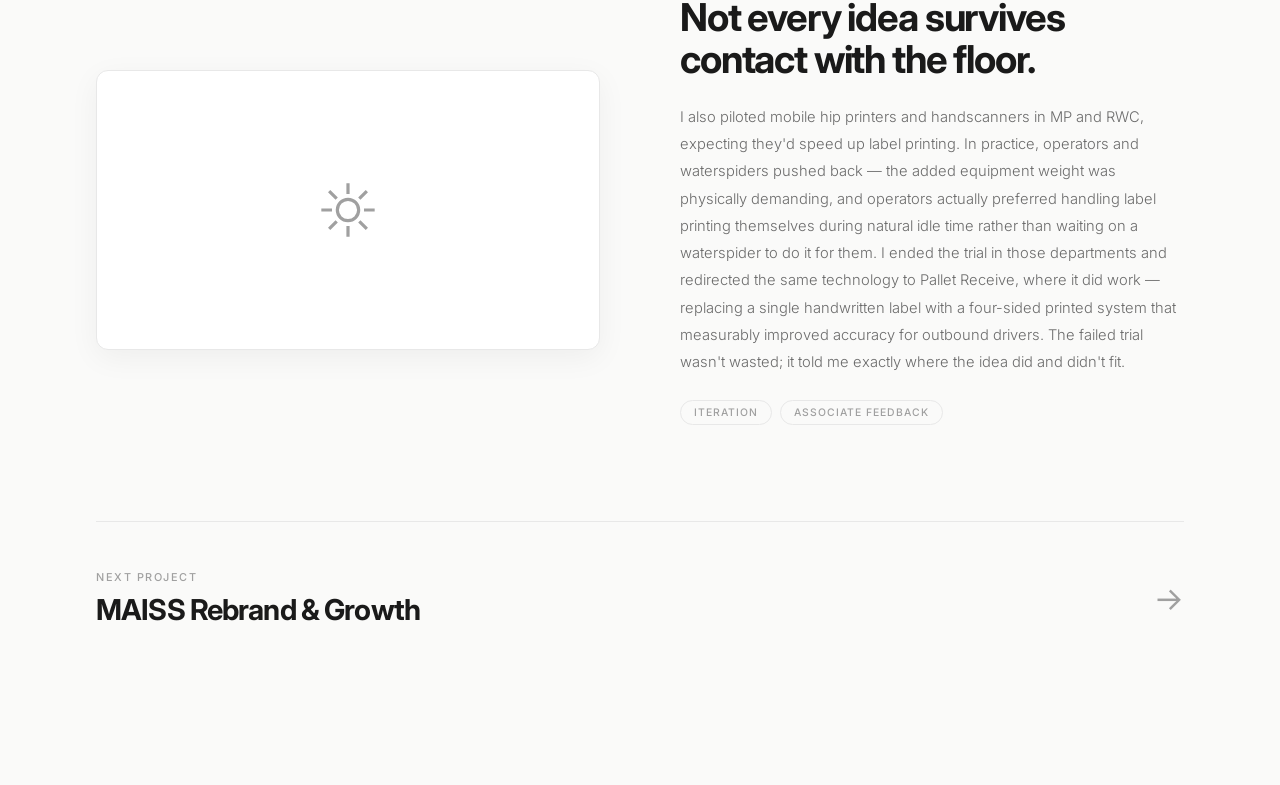
<file: amazon.html>
<!DOCTYPE html>
<html lang="en">
<head>
<meta charset="UTF-8"/>
<meta name="viewport" content="width=device-width, initial-scale=1"/>
<title>Amazon Operations Improvement | Andrew Lee</title>
<link href="https://fonts.googleapis.com/css2?family=Inter:wght@300;400;500;600;700;800;900&display=swap" rel="stylesheet"/>
<link rel="stylesheet" href="styles.css">
<style>
*,*::before,*::after{box-sizing:border-box;margin:0;padding:0;}
:root{--bg:#fafaf9;--text-primary:#1a1a1a;--text-secondary:#6b6b6b;--text-muted:#a0a0a0;--border:#e8e8e8;--footer-h:62px;}
html{scroll-behavior:smooth;}
body{font-family:'Inter',sans-serif;background:var(--bg);color:var(--text-primary);overflow-x:hidden;padding-bottom:var(--footer-h);}
p,h1,h2,h3{font-family:'Inter',sans-serif;text-align:left;font-style:normal;}
img{margin:0;max-width:none;display:block;}
.scroll-progress{position:fixed;top:0;left:0;height:2px;background:var(--text-primary);z-index:9000;width:0%;}
nav{position:fixed;top:0;left:0;right:0;z-index:100;display:flex;align-items:center;justify-content:space-between;padding:1.8rem 5rem;transition:background 0.4s,padding 0.3s,border-color 0.4s;border-bottom:1px solid transparent;}
nav.scrolled{background:rgba(250,250,249,0.92);backdrop-filter:blur(16px);-webkit-backdrop-filter:blur(16px);border-bottom-color:var(--border);padding:1.1rem 5rem;}
.nav-brand{font-size:0.95rem;font-weight:500;letter-spacing:0.03em;color:var(--text-primary);text-decoration:none;}
.nav-links{display:flex;gap:2.5rem;list-style:none;}
.nav-links a{font-size:0.82rem;font-weight:400;color:var(--text-secondary);text-decoration:none;letter-spacing:0.05em;transition:color 0.2s;position:relative;}
.nav-links a::after{content:'';position:absolute;bottom:-2px;left:0;width:0;height:1px;background:var(--text-primary);transition:width 0.25s ease;}
.nav-links a:hover{color:var(--text-primary);}
.nav-links a:hover::after,.nav-links a.active::after{width:100%;}
.hero{position:relative;min-height:55vh;display:flex;align-items:flex-end;overflow:hidden;padding:0 6rem 5rem;}
.hero-name-bg{position:absolute;top:50%;left:50%;transform:translate(-50%,-50%);font-size:clamp(4rem,12vw,15rem);font-weight:900;letter-spacing:-0.04em;color:transparent;-webkit-text-stroke:1px rgba(26,26,26,0.05);white-space:nowrap;pointer-events:none;user-select:none;z-index:0;}
.hero-inner{position:relative;z-index:1;width:100%;}
.hero-back{display:inline-flex;align-items:center;gap:0.5rem;font-size:0.75rem;font-weight:500;letter-spacing:0.08em;text-transform:uppercase;color:var(--text-muted);text-decoration:none;margin-bottom:1.5rem;opacity:0;animation:fadeUp 0.6s 0.1s forwards;transition:color 0.2s;}
.hero-back:hover{color:var(--text-primary);}
.hero-eyebrow{display:block;font-size:0.68rem;font-weight:500;letter-spacing:0.16em;text-transform:uppercase;color:var(--text-muted);margin-bottom:1rem;opacity:0;animation:fadeUp 0.7s 0.2s forwards;}
.hero-title{font-size:clamp(2.6rem,5.4vw,5.2rem);font-weight:800;letter-spacing:-0.04em;line-height:0.98;opacity:0;animation:fadeUp 0.9s 0.32s forwards;}
.meta-strip{display:flex;border-top:1px solid var(--border);border-bottom:1px solid var(--border);margin:0 6rem;opacity:0;animation:fadeUp 0.7s 0.5s forwards;}
.meta-item{flex:1;padding:1.5rem 2rem;border-right:1px solid var(--border);}
.meta-item:last-child{border-right:none;}
.meta-label{font-size:0.62rem;font-weight:500;letter-spacing:0.14em;text-transform:uppercase;color:var(--text-muted);margin-bottom:0.4rem;}
.meta-value{font-size:0.92rem;font-weight:500;color:var(--text-primary);}
.project-content{padding:5rem 6rem 6rem;}
.content-section{margin-bottom:6rem;}
.section-label-row{display:flex;align-items:center;gap:1.5rem;margin-bottom:3rem;}
.section-label{font-size:0.68rem;font-weight:500;letter-spacing:0.14em;text-transform:uppercase;color:var(--text-muted);white-space:nowrap;}
.section-rule{flex:1;height:1px;background:var(--border);}
.split-layout{display:grid;grid-template-columns:1fr 1fr;gap:5rem;align-items:center;}
.split-layout.reverse{direction:rtl;}
.split-layout.reverse>*{direction:ltr;}
.content-heading{font-size:clamp(1.8rem,3vw,2.8rem);font-weight:700;letter-spacing:-0.03em;line-height:1.1;margin-bottom:1.5rem;color:var(--text-primary);}
.content-body{font-size:0.92rem;font-weight:300;color:var(--text-secondary);line-height:1.85;margin-bottom:1.5rem;font-style:normal;}
.content-tags{display:flex;gap:0.5rem;flex-wrap:wrap;}
.content-tag{font-size:0.65rem;font-weight:500;letter-spacing:0.1em;text-transform:uppercase;color:var(--text-muted);padding:0.3rem 0.8rem;border:1px solid var(--border);border-radius:999px;}
.stat-row{display:grid;grid-template-columns:repeat(3,1fr);gap:1px;background:var(--border);border:1px solid var(--border);border-radius:12px;overflow:hidden;margin-bottom:6rem;}
.stat-cell{background:#fff;padding:2.5rem;display:flex;flex-direction:column;gap:0.5rem;}
.stat-num{font-size:clamp(2.5rem,5vw,4rem);font-weight:900;letter-spacing:-0.04em;line-height:1;}
.stat-label{font-size:0.7rem;font-weight:400;letter-spacing:0.1em;text-transform:uppercase;color:var(--text-muted);}
.next-project{margin-top:6rem;padding-top:3rem;border-top:1px solid var(--border);display:flex;align-items:center;justify-content:space-between;}
.next-label{font-size:0.68rem;font-weight:500;letter-spacing:0.14em;text-transform:uppercase;color:var(--text-muted);}
.next-title{font-size:1.8rem;font-weight:700;letter-spacing:-0.03em;margin-top:0.5rem;color:var(--text-primary);transition:color 0.2s;}
.next-link{text-decoration:none;display:block;}
.next-link:hover .next-title{color:#000;}
.next-arrow{font-size:2rem;color:var(--text-muted);transition:transform 0.25s,color 0.25s;}
.next-link:hover .next-arrow{transform:translateX(6px);color:var(--text-primary);}
footer{position:fixed;bottom:0;left:0;right:0;z-index:50;height:var(--footer-h);padding:0 6rem;background:rgba(250,250,249,0.94);backdrop-filter:blur(16px);-webkit-backdrop-filter:blur(16px);border-top:1px solid var(--border);display:flex;align-items:center;justify-content:space-between;}
.footer-copy{font-size:0.75rem;color:var(--text-muted);letter-spacing:0.02em;}
.social-icons{display:flex;align-items:center;gap:1.5rem;}
.social-icons a{display:flex;align-items:center;opacity:0.4;color:var(--text-primary);transition:opacity 0.2s,transform 0.2s;}
.social-icons a:hover{opacity:1;transform:translateY(-2px);}
.social-icon-svg{width:18px;height:18px;}
@keyframes fadeUp{to{opacity:1;transform:translateY(0);}}
@media(max-width:768px){nav,nav.scrolled{padding:1.2rem 1.5rem;}.hero{padding:0 1.5rem 3rem;}.meta-strip{margin:0 1.5rem;flex-wrap:wrap;}.meta-item{min-width:50%;border-right:none;border-bottom:1px solid var(--border);}.project-content{padding:3rem 1.5rem 4rem;}.split-layout{grid-template-columns:1fr;gap:2rem;}.split-layout.reverse{direction:ltr;}.stat-row{grid-template-columns:1fr;}footer{padding:0 1.5rem;}}

/* ── DIAGRAM PANEL (replaces content-image where no photo exists) ── */
.diagram-panel{width:100%;min-height:280px;border-radius:12px;border:1px solid var(--border);background:#fff;box-shadow:0 8px 30px rgba(0,0,0,0.05);display:flex;align-items:center;justify-content:center;padding:2.5rem;}
.diagram-panel svg{width:100%;height:auto;overflow:visible;}

/* Flow diagram */
.flow-stage{fill:#fff;stroke:var(--text-primary);stroke-width:1.2;}
.flow-label{font-family:'Inter',sans-serif;font-size:12px;font-weight:600;fill:var(--text-primary);}
.flow-sub{font-family:'Inter',sans-serif;font-size:9px;font-weight:400;fill:var(--text-muted);letter-spacing:0.04em;}
.flow-arrow{stroke:var(--text-muted);stroke-width:1.2;fill:none;marker-end:url(#arrowhead);}

/* Bar chart */
.bar{fill:var(--text-primary);opacity:0.88;}
.bar-line{stroke:var(--text-muted);stroke-width:1;stroke-dasharray:2,3;}
.bar-axis-label{font-family:'Inter',sans-serif;font-size:10px;fill:var(--text-muted);letter-spacing:0.03em;}
.bar-value{font-family:'Inter',sans-serif;font-size:11px;font-weight:600;fill:var(--text-primary);}

/* Icon cards */
.icon-grid{display:grid;grid-template-columns:repeat(2,1fr);gap:1.25rem;}
.icon-card{border:1px solid var(--border);border-radius:12px;padding:2rem;background:#fff;transition:box-shadow 0.3s ease,transform 0.3s ease;}
.icon-card:hover{box-shadow:0 20px 45px rgba(0,0,0,0.08);transform:translateY(-4px);}
.icon-card svg{width:28px;height:28px;stroke:var(--text-primary);fill:none;stroke-width:1.4;margin-bottom:1.2rem;}
.icon-card-title{font-size:0.92rem;font-weight:600;letter-spacing:-0.01em;color:var(--text-primary);margin-bottom:0.6rem;}
.icon-card-desc{font-size:0.8rem;font-weight:300;color:var(--text-secondary);line-height:1.7;}

/* Approach stat strip */
.approach-strip{display:grid;grid-template-columns:repeat(3,1fr);gap:1.25rem;}
.approach-item{border-left:2px solid var(--border);padding-left:1.25rem;transition:border-color 0.2s;}
.approach-item:hover{border-left-color:var(--text-primary);}
.approach-num{font-size:1.6rem;font-weight:800;letter-spacing:-0.03em;color:var(--text-primary);margin-bottom:0.3rem;}
.approach-label{font-size:0.75rem;font-weight:300;color:var(--text-secondary);line-height:1.6;}

@media(max-width:768px){.icon-grid{grid-template-columns:1fr;}.approach-strip{grid-template-columns:1fr;gap:1.5rem;}}
</style>
</head>
<body>

<div class="scroll-progress" id="scrollProgress"></div>
<nav id="mainNav">
  <a class="nav-brand" href="index.html">Andrew Lee</a>
  <ul class="nav-links">
    <li><a href="index.html">Home</a></li>
    <li><a href="aboutme.html">About</a></li>
    <li><a href="projects.html" class="active">Projects</a></li>
  </ul>
</nav>
<section class="hero" id="hero">
  <div class="hero-name-bg">AMAZON</div>
  <div class="hero-inner">
    <a href="projects.html" class="hero-back">← Projects</a>
    <span class="hero-eyebrow">Operations — 03</span>
    <h1 class="hero-title">Manual Palletize, Robotics<br>&amp; Outbound Dock.</h1>
  </div>
</section>
<div class="meta-strip">
  <div class="meta-item"><div class="meta-label">Role</div><div class="meta-value">Operations &amp; Area Manager Intern</div></div>
  <div class="meta-item"><div class="meta-label">Category</div><div class="meta-value">Process Improvement</div></div>
  <div class="meta-item"><div class="meta-label">Facility</div><div class="meta-value">SBD1, Bloomington CA</div></div>
  <div class="meta-item"><div class="meta-label">Duration</div><div class="meta-value">8 Weeks, Summer 2025</div></div>
</div>
<div class="project-content">

  <!-- OVERVIEW -->
  <div class="content-section">
    <div class="section-label-row"><span class="section-label">Overview</span><div class="section-rule"></div></div>
    <div class="split-layout">
      <div>
        <h2 class="content-heading">Improving throughput across three connected departments.</h2>
        <p class="content-body">As an Operations &amp; Area Manager Intern at Amazon's SBD1 facility, I led a process improvement project spanning Manual Palletize, Robotics, and Outbound Dock — three departments that hand work off to each other in sequence, meaning a bottleneck in one almost always surfaced as a problem in the next. I spent eight weeks on the floor observing workflows, interviewing associates and managers across shifts, and implementing targeted fixes to close the gaps I found.</p>
        <div class="content-tags">
          <span class="content-tag">Process Improvement</span>
          <span class="content-tag">Cross-Functional Coordination</span>
          <span class="content-tag">Labor Tracking</span>
        </div>
      </div>
      <div class="diagram-panel">
        <svg viewBox="0 0 460 180" xmlns="http://www.w3.org/2000/svg">
          <defs>
            <marker id="arrowhead" markerWidth="8" markerHeight="8" refX="6" refY="3" orient="auto">
              <path d="M0,0 L6,3 L0,6 Z" fill="var(--text-muted)"/>
            </marker>
          </defs>
          <rect class="flow-stage" x="10" y="60" width="120" height="60" rx="8"/>
          <text class="flow-label" x="70" y="88" text-anchor="middle">Manual Palletize</text>
          <text class="flow-sub" x="70" y="103" text-anchor="middle">MP</text>

          <path class="flow-arrow" d="M132,90 L166,90"/>

          <rect class="flow-stage" x="168" y="60" width="120" height="60" rx="8"/>
          <text class="flow-label" x="228" y="88" text-anchor="middle">Robotics</text>
          <text class="flow-sub" x="228" y="103" text-anchor="middle">RWC</text>

          <path class="flow-arrow" d="M290,90 L324,90"/>

          <rect class="flow-stage" x="326" y="60" width="120" height="60" rx="8"/>
          <text class="flow-label" x="386" y="88" text-anchor="middle">Outbound Dock</text>
          <text class="flow-sub" x="386" y="103" text-anchor="middle">OBD</text>
        </svg>
      </div>
    </div>
  </div>

  <!-- STATS -->
  <div class="stat-row">
    <div class="stat-cell"><span class="stat-num">19.78%</span><span class="stat-label">RWC Rate Increase</span></div>
    <div class="stat-cell"><span class="stat-num">3.77%</span><span class="stat-label">RWC Recirc Decrease</span></div>
    <div class="stat-cell"><span class="stat-num">13→22</span><span class="stat-label">Trained RWC Operator Cap</span></div>
  </div>

  <!-- APPROACH -->
  <div class="content-section">
    <div class="section-label-row"><span class="section-label">Approach</span><div class="section-rule"></div></div>
    <div class="split-layout reverse">
      <div>
        <h2 class="content-heading">Start on the floor, not the spreadsheet.</h2>
        <p class="content-body">Before proposing anything, I spent significant time observing both Front-Half and Back-Half night shifts to understand why one consistently outperformed the other, and conducted structured interviews with associates and Process Assistants across every role in the chain — scanners, RWC operators, waterspiders, and Quality Problem Solve. The goal was to separate what looked like a bottleneck from what actually was one.</p>
        <div class="content-tags">
          <span class="content-tag">Floor Observation</span>
          <span class="content-tag">Associate Interviews</span>
        </div>
      </div>
      <div class="diagram-panel">
        <div class="approach-strip">
          <div class="approach-item">
            <div class="approach-num">8</div>
            <div class="approach-label">Weeks on the floor across shifts</div>
          </div>
          <div class="approach-item">
            <div class="approach-num">2</div>
            <div class="approach-label">Shifts compared: Front-Half vs. Back-Half Nights</div>
          </div>
          <div class="approach-item">
            <div class="approach-num">6+</div>
            <div class="approach-label">Roles interviewed, scanner to Area Manager</div>
          </div>
        </div>
      </div>
    </div>
  </div>

  <!-- INITIATIVES -->
  <div class="content-section">
    <div class="section-label-row"><span class="section-label">Initiatives</span><div class="section-rule"></div></div>
    <div class="icon-grid">
      <div class="icon-card">
        <svg viewBox="0 0 24 24"><rect x="3" y="3" width="7" height="7"/><rect x="14" y="3" width="7" height="7"/><rect x="3" y="14" width="7" height="7"/><path d="M14 14h7v7h-7z"/></svg>
        <div class="icon-card-title">Scanning Station Redesign</div>
        <div class="icon-card-desc">Replaced floor-mounted, tape-and-paper QR codes with durable, hip-level holders built from recycled materials — reducing misscans and the downstream inventory errors they caused.</div>
      </div>
      <div class="icon-card">
        <svg viewBox="0 0 24 24"><circle cx="12" cy="12" r="9"/><path d="M12 7v5l3 3"/></svg>
        <div class="icon-card-title">RWC Headstart Program</div>
        <div class="icon-card-desc">Secured approval for a 15-minute early start for robotics operators to stage UPP and clear overnight issues, improving shift startup efficiency and cutting mid-shift disruptions.</div>
      </div>
      <div class="icon-card">
        <svg viewBox="0 0 24 24"><path d="M17 21v-2a4 4 0 0 0-4-4H5a4 4 0 0 0-4 4v2"/><circle cx="9" cy="7" r="4"/><path d="M23 21v-2a4 4 0 0 0-3-3.87"/><path d="M16 3.13a4 4 0 0 1 0 7.75"/></svg>
        <div class="icon-card-title">Training Capacity Expansion</div>
        <div class="icon-card-desc">Built and presented the case to expand the site's trained-operator cap for robotics, working with the Learning Manager to raise it from 13 to as many as 22 depending on shift — directly easing a chronic understaffing constraint.</div>
      </div>
      <div class="icon-card">
        <svg viewBox="0 0 24 24"><path d="M9 17V9m0 8H5a2 2 0 0 1-2-2V9a2 2 0 0 1 2-2h4m0 10h6m-6-10h6m0 10V9m0 8h4a2 2 0 0 0 2-2V9a2 2 0 0 0-2-2h-4"/></svg>
        <div class="icon-card-title">Waterspider Labor Tracking</div>
        <div class="icon-card-desc">Introduced a scanning requirement that converted an unmeasured, indirect role into a trackable one — giving leadership real-time visibility and accountability data that hadn't existed before.</div>
      </div>
    </div>
  </div>

  <!-- DATA -->
  <div class="content-section">
    <div class="section-label-row"><span class="section-label">Data</span><div class="section-rule"></div></div>
    <div class="split-layout">
      <div>
        <h2 class="content-heading">The rate climbed as recirc barely moved.</h2>
        <p class="content-body">Tracking BHN's Manual Palletize rate against its recirculation percentage over the project window showed the improvement wasn't just associates working harder under pressure — the rate climbed roughly 45% from April to June while recirc rose only about 3 points, meaning throughput was genuinely improving rather than trading one problem for another.</p>
        <div class="content-tags">
          <span class="content-tag">Rate vs. Recirc</span>
          <span class="content-tag">BHN, Manual Palletize</span>
        </div>
      </div>
      <div class="diagram-panel">
        <svg viewBox="0 0 380 220" xmlns="http://www.w3.org/2000/svg">
          <line class="bar-line" x1="40" y1="20" x2="40" y2="180"/>
          <line class="bar-line" x1="40" y1="180" x2="360" y2="180"/>

          <rect class="bar" x="70" y="130" width="46" height="50"/>
          <text class="bar-value" x="93" y="122" text-anchor="middle">69.2</text>
          <text class="bar-axis-label" x="93" y="198" text-anchor="middle">April</text>

          <rect class="bar" x="190" y="103" width="46" height="77"/>
          <text class="bar-value" x="213" y="95" text-anchor="middle">82.5</text>
          <text class="bar-axis-label" x="213" y="198" text-anchor="middle">May</text>

          <rect class="bar" x="310" y="40" width="46" height="140"/>
          <text class="bar-value" x="333" y="32" text-anchor="middle">127.0</text>
          <text class="bar-axis-label" x="333" y="198" text-anchor="middle">June</text>

          <text class="bar-axis-label" x="40" y="14" text-anchor="middle" style="font-size:9px;">Rate</text>
        </svg>
      </div>
    </div>
  </div>

  <!-- REFLECTION -->
  <div class="content-section">
    <div class="section-label-row"><span class="section-label">Reflection</span><div class="section-rule"></div></div>
    <div class="split-layout reverse">
      <div>
        <h2 class="content-heading">Not every idea survives contact with the floor.</h2>
        <p class="content-body">I also piloted mobile hip printers and handscanners in MP and RWC, expecting they'd speed up label printing. In practice, operators and waterspiders pushed back — the added equipment weight was physically demanding, and operators actually preferred handling label printing themselves during natural idle time rather than waiting on a waterspider to do it for them. I ended the trial in those departments and redirected the same technology to Pallet Receive, where it did work — replacing a single handwritten label with a four-sided printed system that measurably improved accuracy for outbound drivers. The failed trial wasn't wasted; it told me exactly where the idea did and didn't fit.</p>
        <div class="content-tags">
          <span class="content-tag">Iteration</span>
          <span class="content-tag">Associate Feedback</span>
        </div>
      </div>
      <div class="diagram-panel">
        <svg viewBox="0 0 24 24" style="width:64px;height:64px;stroke:var(--text-muted);fill:none;stroke-width:1.2;">
          <path d="M12 2v4M12 18v4M4.93 4.93l2.83 2.83M16.24 16.24l2.83 2.83M2 12h4M18 12h4M4.93 19.07l2.83-2.83M16.24 7.76l2.83-2.83"/>
          <circle cx="12" cy="12" r="4"/>
        </svg>
      </div>
    </div>
  </div>

  <a href="maiss-campaign.html" class="next-link">
    <div class="next-project">
      <div><div class="next-label">Next Project</div><div class="next-title">MAISS Rebrand &amp; Growth</div></div>
      <span class="next-arrow">→</span>
    </div>
  </a>
</div>
<footer>
  <span class="footer-copy">© 2026 Andrew Lee</span>
  <div class="social-icons">
    <a href="https://www.linkedin.com/in/andrewlee6804/" target="_blank" title="LinkedIn">
      <svg class="social-icon-svg" viewBox="0 0 24 24" fill="currentColor"><path d="M20.447 20.452h-3.554v-5.569c0-1.328-.027-3.037-1.852-3.037-1.853 0-2.136 1.445-2.136 2.939v5.667H9.351V9h3.414v1.561h.046c.477-.9 1.637-1.85 3.37-1.85 3.601 0 4.267 2.37 4.267 5.455v6.286zM5.337 7.433a2.062 2.062 0 0 1-2.063-2.065 2.064 2.064 0 1 1 2.063 2.065zm1.782 13.019H3.555V9h3.564v11.452zM22.225 0H1.771C.792 0 0 .774 0 1.729v20.542C0 23.227.792 24 1.771 24h20.451C23.2 24 24 23.227 24 22.271V1.729C24 .774 23.2 0 22.222 0h.003z"/></svg>
    </a>
    <a href="mailto:lee.andrew6804@gmail.com" title="Email">
      <svg class="social-icon-svg" viewBox="0 0 24 24" fill="currentColor"><path d="M24 5.457v13.909c0 .904-.732 1.636-1.636 1.636h-3.819V11.73L12 16.64l-6.545-4.91v9.273H1.636A1.636 1.636 0 0 1 0 19.366V5.457c0-.48.21-.913.54-1.21L12 13.09 23.46 4.247c.33.297.54.73.54 1.21z"/></svg>
    </a>
  </div>
</footer>
<script>
const progressBar=document.getElementById('scrollProgress');
const nav=document.getElementById('mainNav');
window.addEventListener('scroll',()=>{
  const sy=window.scrollY;
  const dh=document.documentElement.scrollHeight-window.innerHeight;
  progressBar.style.width=(sy/dh*100)+'%';
  nav.classList.toggle('scrolled',sy>60);
},{passive:true});
</script>
</body>
</html>
</file>
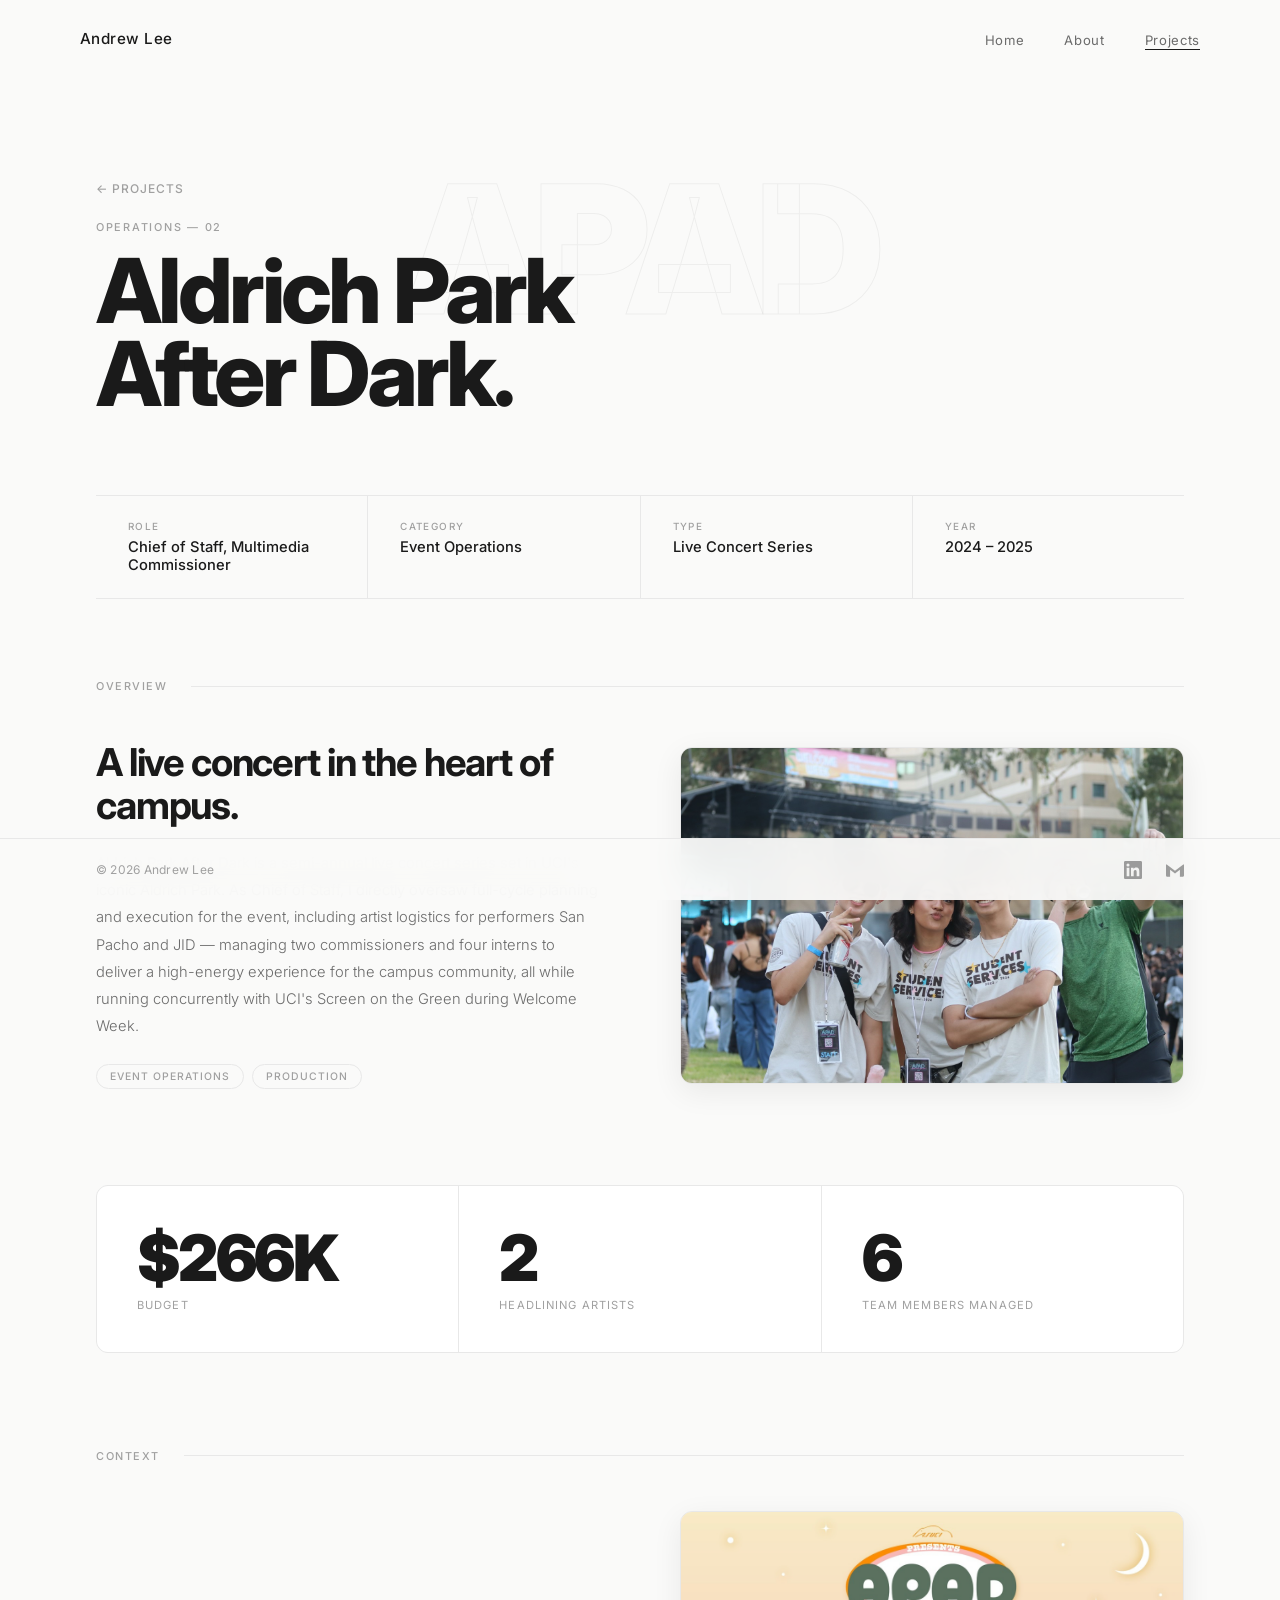
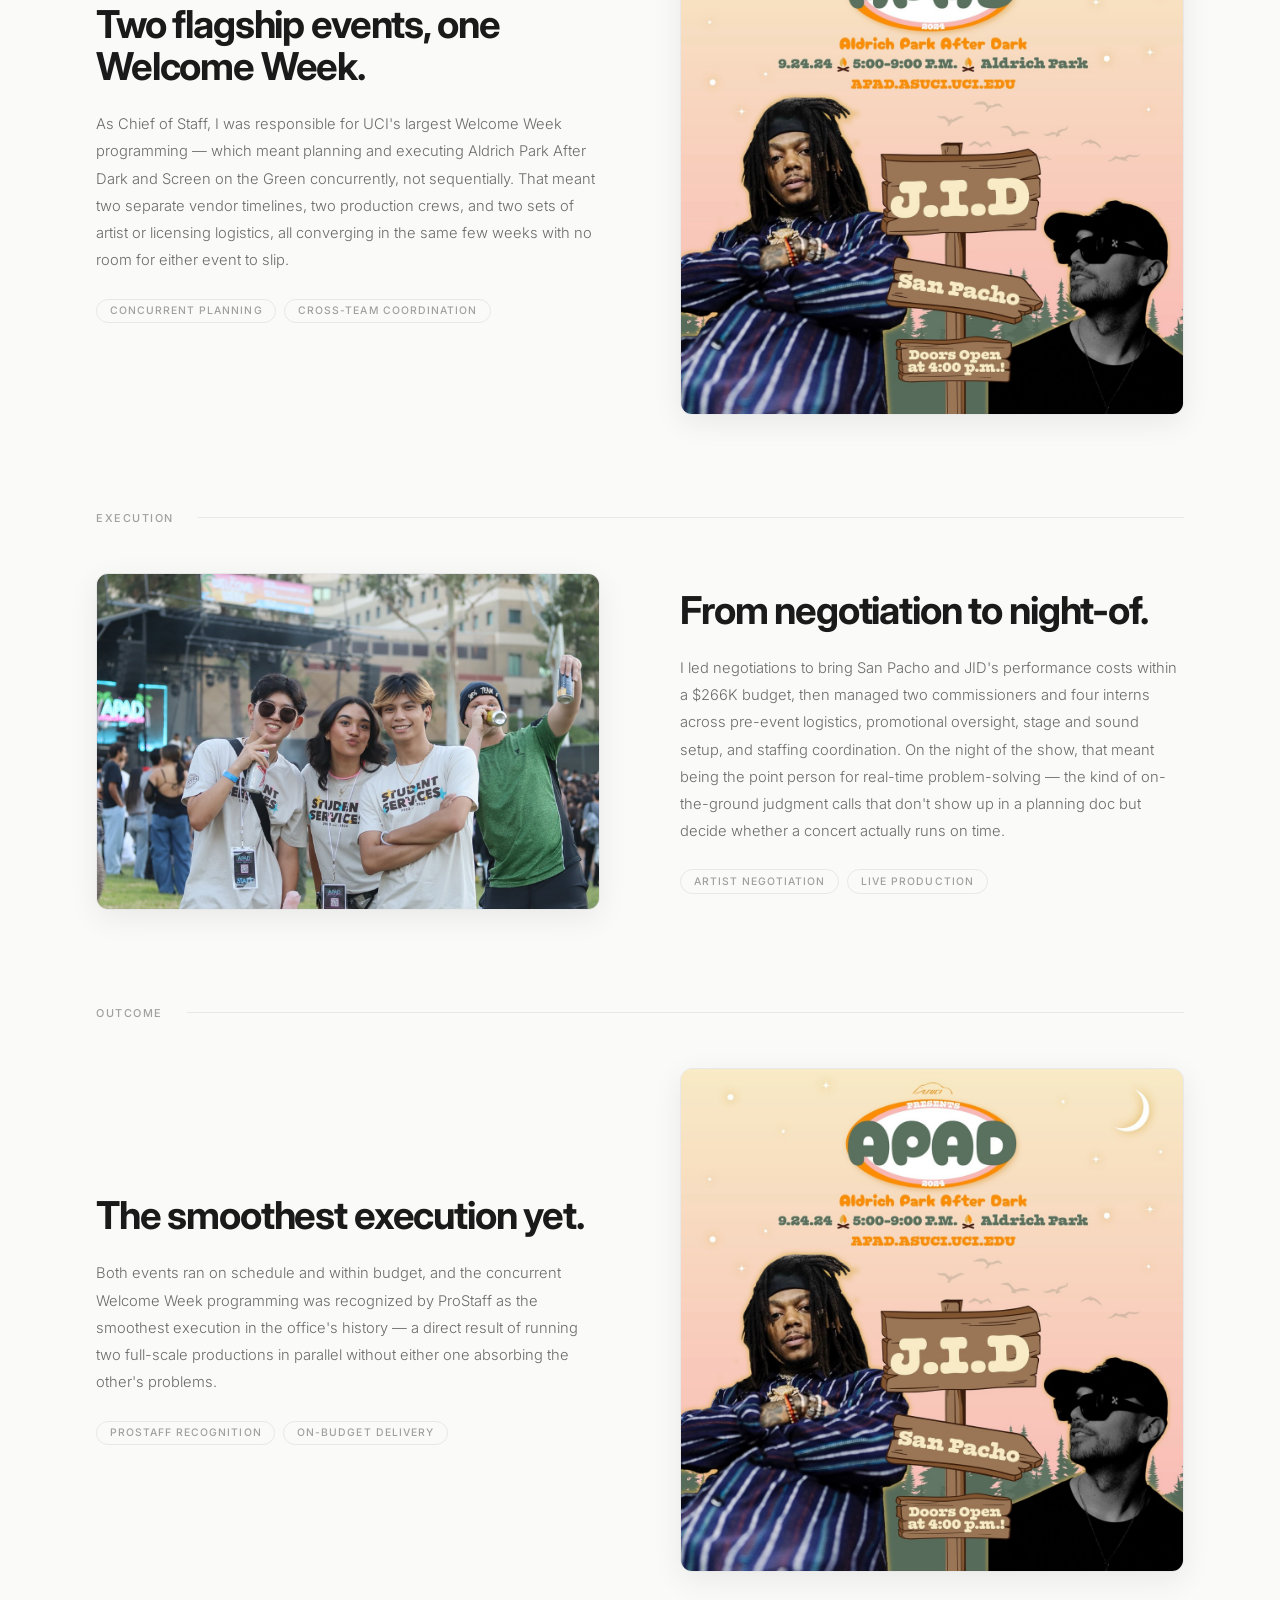
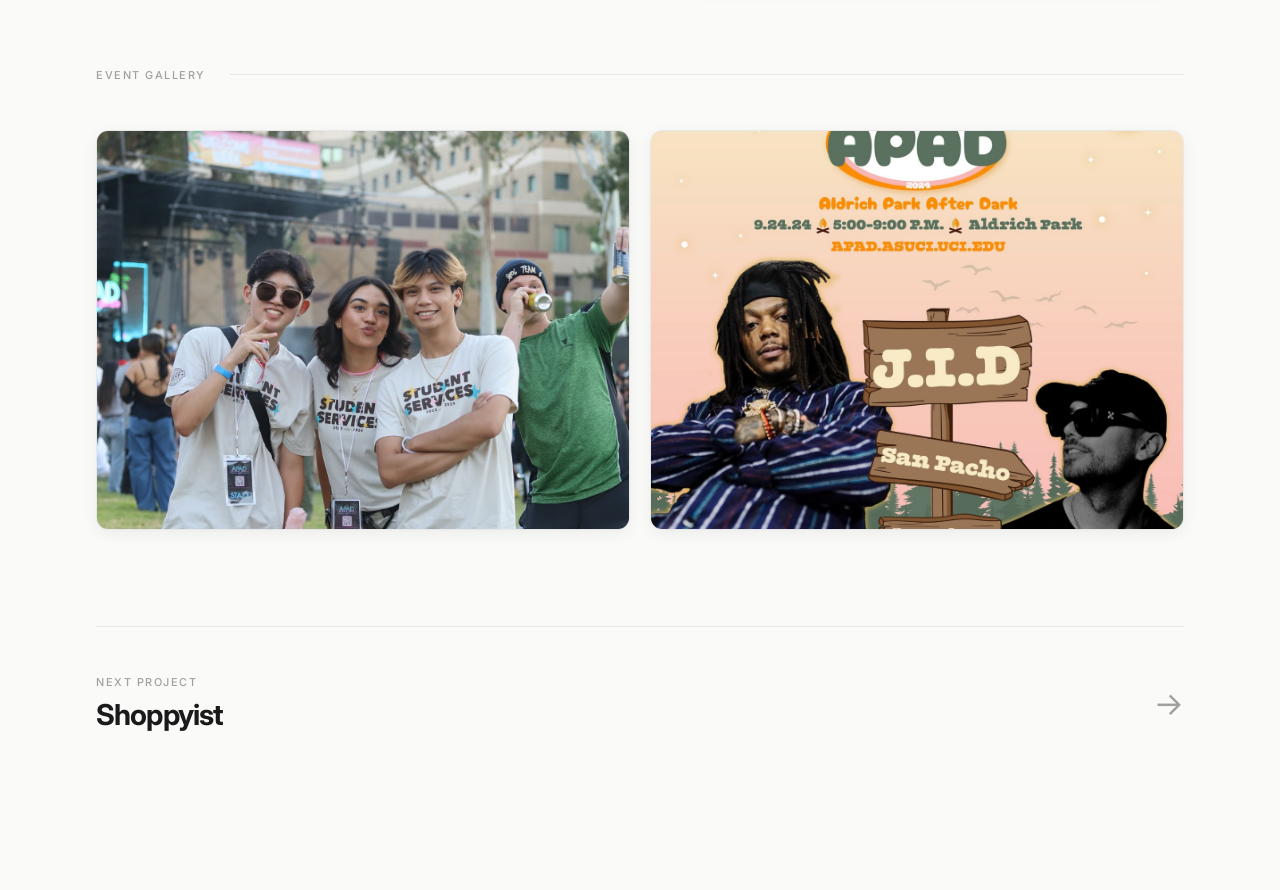
<file: apad.html>
<!DOCTYPE html>
<html lang="en">
<head>
<meta charset="UTF-8"/>
<meta name="viewport" content="width=device-width, initial-scale=1"/>
<title>Aldrich Park After Dark | Andrew Lee</title>
<link href="https://fonts.googleapis.com/css2?family=Inter:wght@300;400;500;600;700;800;900&display=swap" rel="stylesheet"/>
<link rel="stylesheet" href="styles.css">
<style>
*,*::before,*::after{box-sizing:border-box;margin:0;padding:0;}
:root{--bg:#fafaf9;--text-primary:#1a1a1a;--text-secondary:#6b6b6b;--text-muted:#a0a0a0;--border:#e8e8e8;--footer-h:62px;}
html{scroll-behavior:smooth;}
body{font-family:'Inter',sans-serif;background:var(--bg);color:var(--text-primary);overflow-x:hidden;padding-bottom:var(--footer-h);}
p,h1,h2,h3{font-family:'Inter',sans-serif;text-align:left;font-style:normal;}
img{margin:0;max-width:none;display:block;}
.scroll-progress{position:fixed;top:0;left:0;height:2px;background:var(--text-primary);z-index:9000;width:0%;}
nav{position:fixed;top:0;left:0;right:0;z-index:100;display:flex;align-items:center;justify-content:space-between;padding:1.8rem 5rem;transition:background 0.4s,padding 0.3s,border-color 0.4s;border-bottom:1px solid transparent;}
nav.scrolled{background:rgba(250,250,249,0.92);backdrop-filter:blur(16px);-webkit-backdrop-filter:blur(16px);border-bottom-color:var(--border);padding:1.1rem 5rem;}
.nav-brand{font-size:0.95rem;font-weight:500;letter-spacing:0.03em;color:var(--text-primary);text-decoration:none;}
.nav-links{display:flex;gap:2.5rem;list-style:none;}
.nav-links a{font-size:0.82rem;font-weight:400;color:var(--text-secondary);text-decoration:none;letter-spacing:0.05em;transition:color 0.2s;position:relative;}
.nav-links a::after{content:'';position:absolute;bottom:-2px;left:0;width:0;height:1px;background:var(--text-primary);transition:width 0.25s ease;}
.nav-links a:hover{color:var(--text-primary);}
.nav-links a:hover::after,.nav-links a.active::after{width:100%;}
.hero{position:relative;min-height:55vh;display:flex;align-items:flex-end;overflow:hidden;padding:0 6rem 5rem;}
.hero-name-bg{position:absolute;top:50%;left:50%;transform:translate(-50%,-50%);font-size:clamp(5rem,14vw,18rem);font-weight:900;letter-spacing:-0.04em;color:transparent;-webkit-text-stroke:1px rgba(26,26,26,0.05);white-space:nowrap;pointer-events:none;user-select:none;z-index:0;}
.hero-inner{position:relative;z-index:1;width:100%;}
.hero-back{display:inline-flex;align-items:center;gap:0.5rem;font-size:0.75rem;font-weight:500;letter-spacing:0.08em;text-transform:uppercase;color:var(--text-muted);text-decoration:none;margin-bottom:1.5rem;opacity:0;animation:fadeUp 0.6s 0.1s forwards;transition:color 0.2s;}
.hero-back:hover{color:var(--text-primary);}
.hero-eyebrow{display:block;font-size:0.68rem;font-weight:500;letter-spacing:0.16em;text-transform:uppercase;color:var(--text-muted);margin-bottom:1rem;opacity:0;animation:fadeUp 0.7s 0.2s forwards;}
.hero-title{font-size:clamp(3.5rem,7vw,7rem);font-weight:800;letter-spacing:-0.04em;line-height:0.92;opacity:0;animation:fadeUp 0.9s 0.32s forwards;}
.meta-strip{display:flex;border-top:1px solid var(--border);border-bottom:1px solid var(--border);margin:0 6rem;opacity:0;animation:fadeUp 0.7s 0.5s forwards;}
.meta-item{flex:1;padding:1.5rem 2rem;border-right:1px solid var(--border);}
.meta-item:last-child{border-right:none;}
.meta-label{font-size:0.62rem;font-weight:500;letter-spacing:0.14em;text-transform:uppercase;color:var(--text-muted);margin-bottom:0.4rem;}
.meta-value{font-size:0.92rem;font-weight:500;color:var(--text-primary);}
.project-content{padding:5rem 6rem 6rem;}
.content-section{margin-bottom:6rem;}
.section-label-row{display:flex;align-items:center;gap:1.5rem;margin-bottom:3rem;}
.section-label{font-size:0.68rem;font-weight:500;letter-spacing:0.14em;text-transform:uppercase;color:var(--text-muted);white-space:nowrap;}
.section-rule{flex:1;height:1px;background:var(--border);}
.split-layout{display:grid;grid-template-columns:1fr 1fr;gap:5rem;align-items:center;}
.split-layout.reverse{direction:rtl;}
.split-layout.reverse>*{direction:ltr;}
.content-heading{font-size:clamp(1.8rem,3vw,2.8rem);font-weight:700;letter-spacing:-0.03em;line-height:1.1;margin-bottom:1.5rem;color:var(--text-primary);}
.content-body{font-size:0.92rem;font-weight:300;color:var(--text-secondary);line-height:1.85;margin-bottom:1.5rem;font-style:normal;}
.content-tags{display:flex;gap:0.5rem;flex-wrap:wrap;}
.content-tag{font-size:0.65rem;font-weight:500;letter-spacing:0.1em;text-transform:uppercase;color:var(--text-muted);padding:0.3rem 0.8rem;border:1px solid var(--border);border-radius:999px;}
.content-image{width:100%;border-radius:12px;border:1px solid var(--border);box-shadow:0 8px 30px rgba(0,0,0,0.07);max-width:none;background:#f0f0f0;min-height:280px;object-fit:cover;}
.stat-row{display:grid;grid-template-columns:repeat(3,1fr);gap:1px;background:var(--border);border:1px solid var(--border);border-radius:12px;overflow:hidden;margin-bottom:6rem;}
.stat-cell{background:#fff;padding:2.5rem;display:flex;flex-direction:column;gap:0.5rem;}
.stat-num{font-size:clamp(2.5rem,5vw,4rem);font-weight:900;letter-spacing:-0.04em;line-height:1;}
.stat-label{font-size:0.7rem;font-weight:400;letter-spacing:0.1em;text-transform:uppercase;color:var(--text-muted);}
.image-grid{display:grid;grid-template-columns:repeat(2,1fr);gap:1.25rem;}
.image-grid img{width:100%;aspect-ratio:4/3;object-fit:cover;border-radius:12px;border:1px solid var(--border);box-shadow:0 4px 16px rgba(0,0,0,0.06);background:#f0f0f0;}
.next-project{margin-top:6rem;padding-top:3rem;border-top:1px solid var(--border);display:flex;align-items:center;justify-content:space-between;}
.next-label{font-size:0.68rem;font-weight:500;letter-spacing:0.14em;text-transform:uppercase;color:var(--text-muted);}
.next-title{font-size:1.8rem;font-weight:700;letter-spacing:-0.03em;margin-top:0.5rem;color:var(--text-primary);transition:color 0.2s;}
.next-link{text-decoration:none;display:block;}
.next-link:hover .next-title{color:#000;}
.next-arrow{font-size:2rem;color:var(--text-muted);transition:transform 0.25s,color 0.25s;}
.next-link:hover .next-arrow{transform:translateX(6px);color:var(--text-primary);}
footer{position:fixed;bottom:0;left:0;right:0;z-index:50;height:var(--footer-h);padding:0 6rem;background:rgba(250,250,249,0.94);backdrop-filter:blur(16px);-webkit-backdrop-filter:blur(16px);border-top:1px solid var(--border);display:flex;align-items:center;justify-content:space-between;}
.footer-copy{font-size:0.75rem;color:var(--text-muted);letter-spacing:0.02em;}
.social-icons{display:flex;align-items:center;gap:1.5rem;}
.social-icons a{display:flex;align-items:center;opacity:0.4;color:var(--text-primary);transition:opacity 0.2s,transform 0.2s;}
.social-icons a:hover{opacity:1;transform:translateY(-2px);}
.social-icon-svg{width:18px;height:18px;}
@keyframes fadeUp{to{opacity:1;transform:translateY(0);}}
@media(max-width:768px){nav,nav.scrolled{padding:1.2rem 1.5rem;}.hero{padding:0 1.5rem 3rem;}.meta-strip{margin:0 1.5rem;flex-wrap:wrap;}.meta-item{min-width:50%;border-right:none;border-bottom:1px solid var(--border);}.project-content{padding:3rem 1.5rem 4rem;}.split-layout{grid-template-columns:1fr;gap:2rem;}.split-layout.reverse{direction:ltr;}.stat-row{grid-template-columns:1fr;}footer{padding:0 1.5rem;}}
</style>
</head>
<body>
<div class="scroll-progress" id="scrollProgress"></div>
<nav id="mainNav">
  <a class="nav-brand" href="index.html">Andrew Lee</a>
  <ul class="nav-links">
    <li><a href="index.html">Home</a></li>
    <li><a href="aboutme.html">About</a></li>
    <li><a href="projects.html" class="active">Projects</a></li>
  </ul>
</nav>
<section class="hero" id="hero">
  <div class="hero-name-bg">APAD</div>
  <div class="hero-inner">
    <a href="projects.html" class="hero-back">← Projects</a>
    <span class="hero-eyebrow">Operations — 02</span>
    <h1 class="hero-title">Aldrich Park<br>After Dark.</h1>
  </div>
</section>
<div class="meta-strip">
  <div class="meta-item"><div class="meta-label">Role</div><div class="meta-value">Chief of Staff, Multimedia Commissioner</div></div>
  <div class="meta-item"><div class="meta-label">Category</div><div class="meta-value">Event Operations</div></div>
  <div class="meta-item"><div class="meta-label">Type</div><div class="meta-value">Live Concert Series</div></div>
  <div class="meta-item"><div class="meta-label">Year</div><div class="meta-value">2024 – 2025</div></div>
</div>
<div class="project-content">

  <!-- OVERVIEW -->
  <div class="content-section">
    <div class="section-label-row"><span class="section-label">Overview</span><div class="section-rule"></div></div>
    <div class="split-layout">
      <div>
        <h2 class="content-heading">A live concert in the heart of campus.</h2>
        <p class="content-body">Aldrich Park After Dark is a semi-annual live concert series set in UCI's iconic Aldrich Park. As Chief of Staff, I directly oversaw full-cycle planning and execution for the event, including artist logistics for performers San Pacho and JID — managing two commissioners and four interns to deliver a high-energy experience for the campus community, all while running concurrently with UCI's Screen on the Green during Welcome Week.</p>
        <div class="content-tags">
          <span class="content-tag">Event Operations</span>
          <span class="content-tag">Production</span>
        </div>
      </div>
      <img src="APADphoto.jpeg" alt="Aldrich Park After Dark" class="content-image"/>
    </div>
  </div>

  <!-- STATS -->
  <div class="stat-row">
    <div class="stat-cell"><span class="stat-num">$266K</span><span class="stat-label">Budget</span></div>
    <div class="stat-cell"><span class="stat-num">2</span><span class="stat-label">Headlining Artists</span></div>
    <div class="stat-cell"><span class="stat-num">6</span><span class="stat-label">Team Members Managed</span></div>
  </div>

  <!-- CONTEXT -->
  <div class="content-section">
    <div class="section-label-row"><span class="section-label">Context</span><div class="section-rule"></div></div>
    <div class="split-layout">
      <div>
        <h2 class="content-heading">Two flagship events, one Welcome Week.</h2>
        <p class="content-body">As Chief of Staff, I was responsible for UCI's largest Welcome Week programming — which meant planning and executing Aldrich Park After Dark and Screen on the Green concurrently, not sequentially. That meant two separate vendor timelines, two production crews, and two sets of artist or licensing logistics, all converging in the same few weeks with no room for either event to slip.</p>
        <div class="content-tags">
          <span class="content-tag">Concurrent Planning</span>
          <span class="content-tag">Cross-Team Coordination</span>
        </div>
      </div>
      <img src="apadflyer.png" alt="APAD Flyer" class="content-image"/>
    </div>
  </div>

  <!-- EXECUTION -->
  <div class="content-section">
    <div class="section-label-row"><span class="section-label">Execution</span><div class="section-rule"></div></div>
    <div class="split-layout reverse">
      <div>
        <h2 class="content-heading">From negotiation to night-of.</h2>
        <p class="content-body">I led negotiations to bring San Pacho and JID's performance costs within a $266K budget, then managed two commissioners and four interns across pre-event logistics, promotional oversight, stage and sound setup, and staffing coordination. On the night of the show, that meant being the point person for real-time problem-solving — the kind of on-the-ground judgment calls that don't show up in a planning doc but decide whether a concert actually runs on time.</p>
        <div class="content-tags">
          <span class="content-tag">Artist Negotiation</span>
          <span class="content-tag">Live Production</span>
        </div>
      </div>
      <img src="APADphoto.jpeg" alt="Aldrich Park After Dark" class="content-image"/>
    </div>
  </div>

  <!-- OUTCOME -->
  <div class="content-section">
    <div class="section-label-row"><span class="section-label">Outcome</span><div class="section-rule"></div></div>
    <div class="split-layout">
      <div>
        <h2 class="content-heading">The smoothest execution yet.</h2>
        <p class="content-body">Both events ran on schedule and within budget, and the concurrent Welcome Week programming was recognized by ProStaff as the smoothest execution in the office's history — a direct result of running two full-scale productions in parallel without either one absorbing the other's problems.</p>
        <div class="content-tags">
          <span class="content-tag">ProStaff Recognition</span>
          <span class="content-tag">On-Budget Delivery</span>
        </div>
      </div>
      <img src="apadflyer.png" alt="APAD Flyer" class="content-image"/>
    </div>
  </div>

  <!-- GALLERY -->
  <div class="content-section">
    <div class="section-label-row"><span class="section-label">Event Gallery</span><div class="section-rule"></div></div>
    <div class="image-grid">
      <img src="APADphoto.jpeg" alt="APAD Photo"/>
      <img src="apadflyer.png" alt="APAD Flyer"/>
    </div>
  </div>

  <a href="shoppyist.html" class="next-link">
    <div class="next-project">
      <div><div class="next-label">Next Project</div><div class="next-title">Shoppyist</div></div>
      <span class="next-arrow">→</span>
    </div>
  </a>
</div>
<footer>
  <span class="footer-copy">© 2026 Andrew Lee</span>
  <div class="social-icons">
    <a href="https://www.linkedin.com/in/andrewlee6804/" target="_blank" title="LinkedIn">
      <svg class="social-icon-svg" viewBox="0 0 24 24" fill="currentColor"><path d="M20.447 20.452h-3.554v-5.569c0-1.328-.027-3.037-1.852-3.037-1.853 0-2.136 1.445-2.136 2.939v5.667H9.351V9h3.414v1.561h.046c.477-.9 1.637-1.85 3.37-1.85 3.601 0 4.267 2.37 4.267 5.455v6.286zM5.337 7.433a2.062 2.062 0 0 1-2.063-2.065 2.064 2.064 0 1 1 2.063 2.065zm1.782 13.019H3.555V9h3.564v11.452zM22.225 0H1.771C.792 0 0 .774 0 1.729v20.542C0 23.227.792 24 1.771 24h20.451C23.2 24 24 23.227 24 22.271V1.729C24 .774 23.2 0 22.222 0h.003z"/></svg>
    </a>
    <a href="mailto:lee.andrew6804@gmail.com" title="Email">
      <svg class="social-icon-svg" viewBox="0 0 24 24" fill="currentColor"><path d="M24 5.457v13.909c0 .904-.732 1.636-1.636 1.636h-3.819V11.73L12 16.64l-6.545-4.91v9.273H1.636A1.636 1.636 0 0 1 0 19.366V5.457c0-.48.21-.913.54-1.21L12 13.09 23.46 4.247c.33.297.54.73.54 1.21z"/></svg>
    </a>
  </div>
</footer>
<script>
const progressBar=document.getElementById('scrollProgress');
const nav=document.getElementById('mainNav');
window.addEventListener('scroll',()=>{
  const sy=window.scrollY;
  const dh=document.documentElement.scrollHeight-window.innerHeight;
  progressBar.style.width=(sy/dh*100)+'%';
  nav.classList.toggle('scrolled',sy>60);
},{passive:true});
</script>
</body>
</html>
</file>
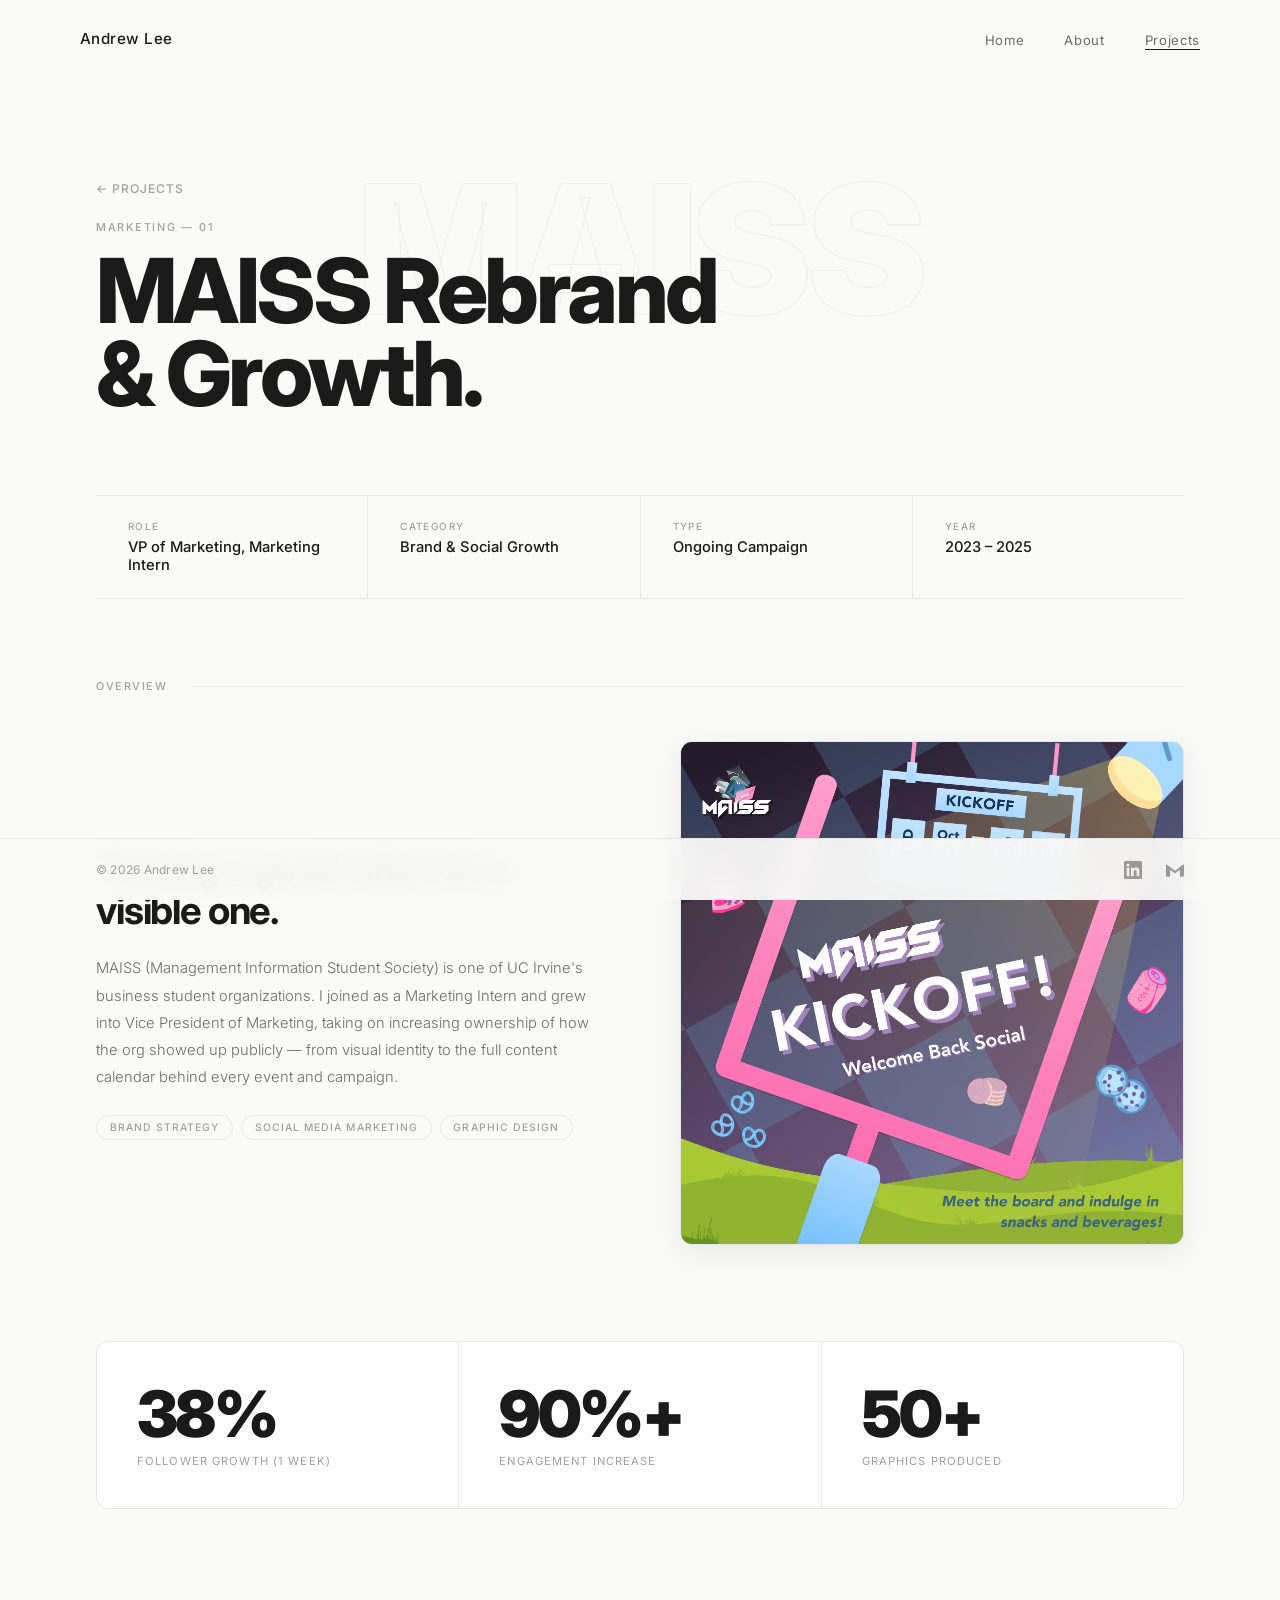
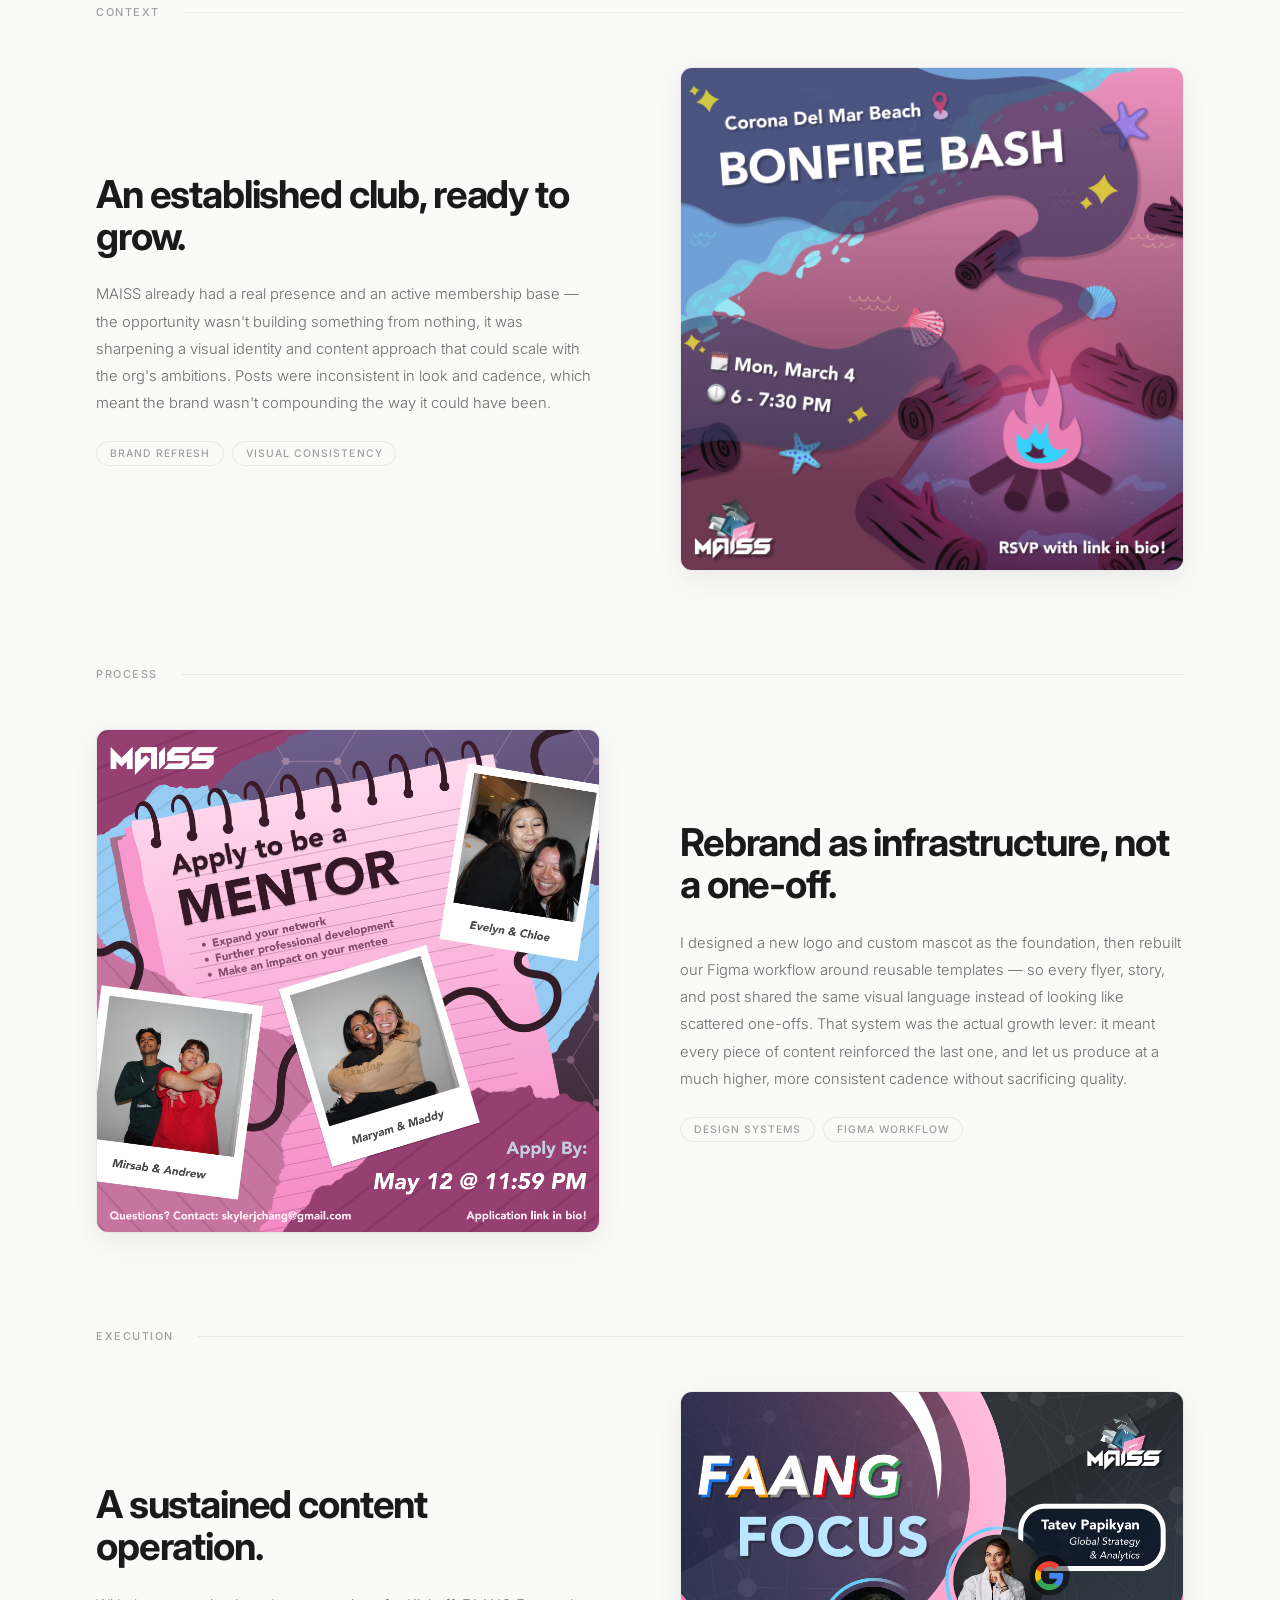
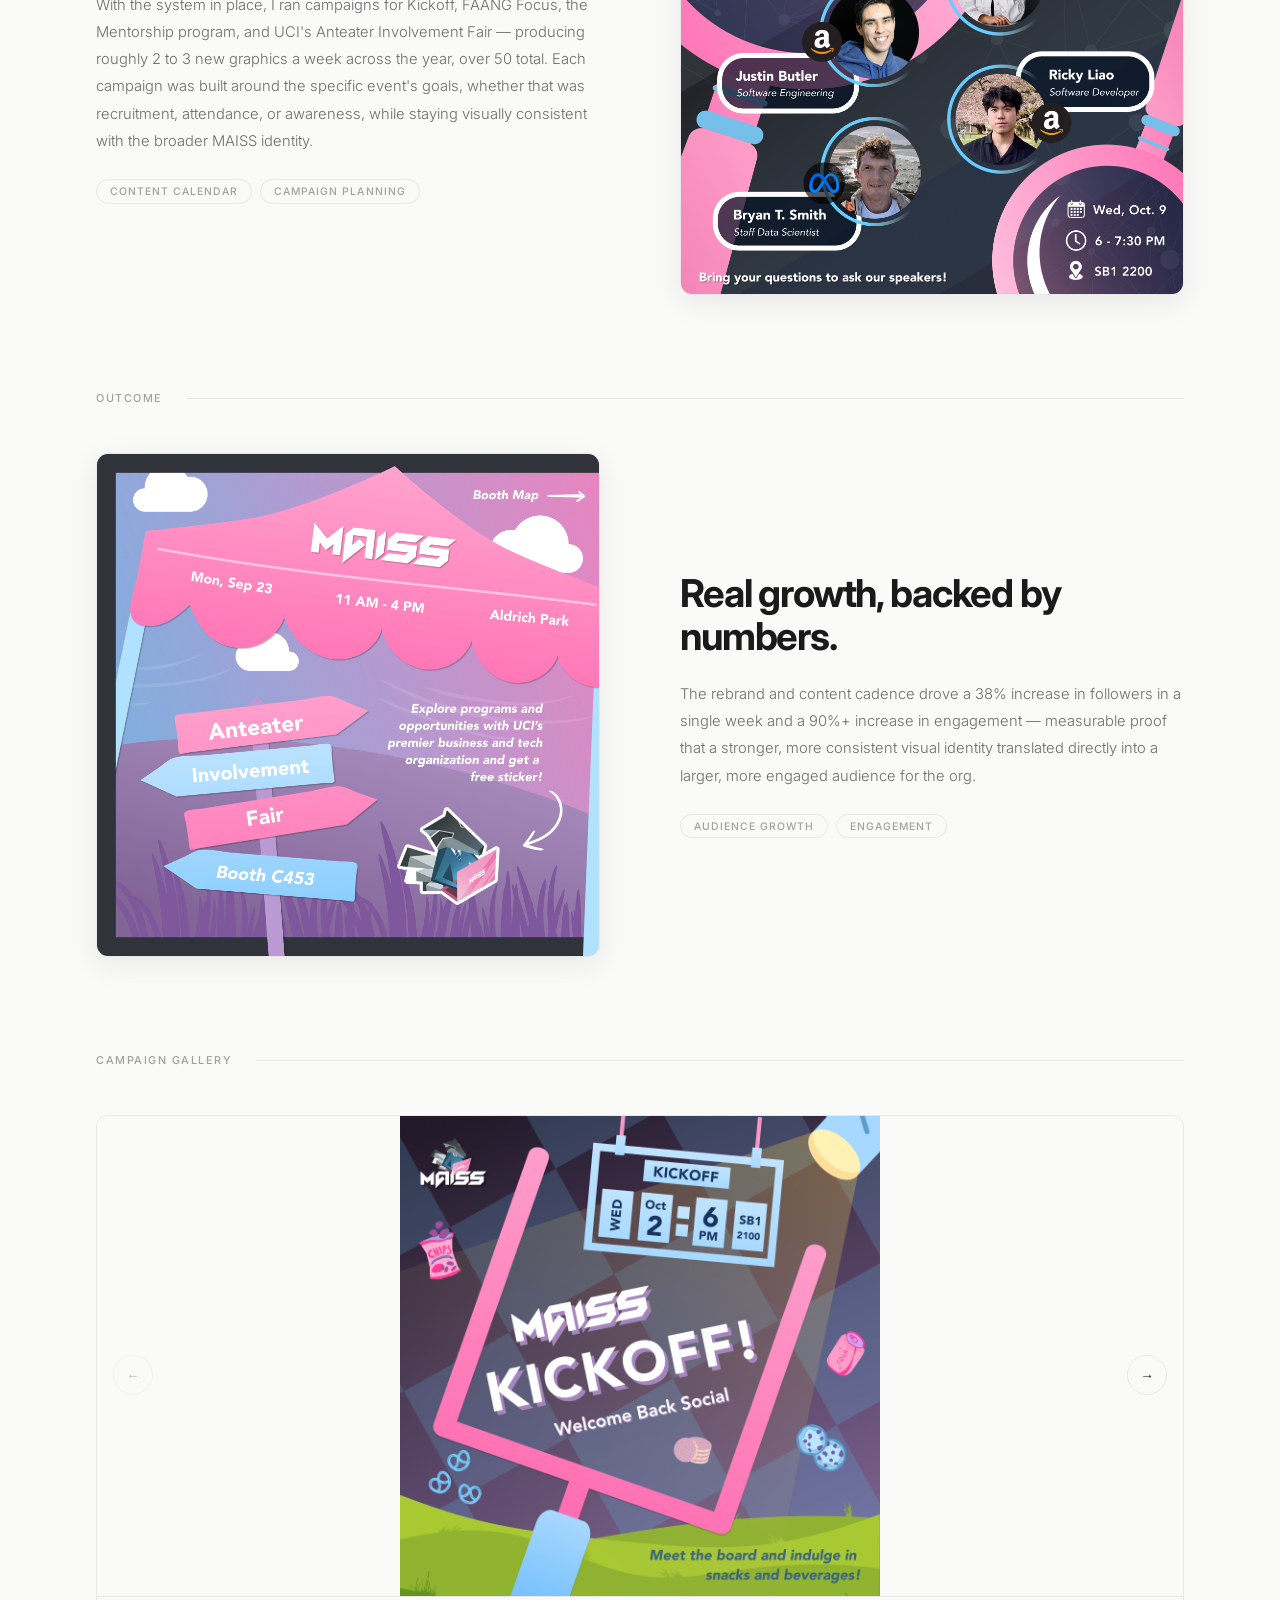
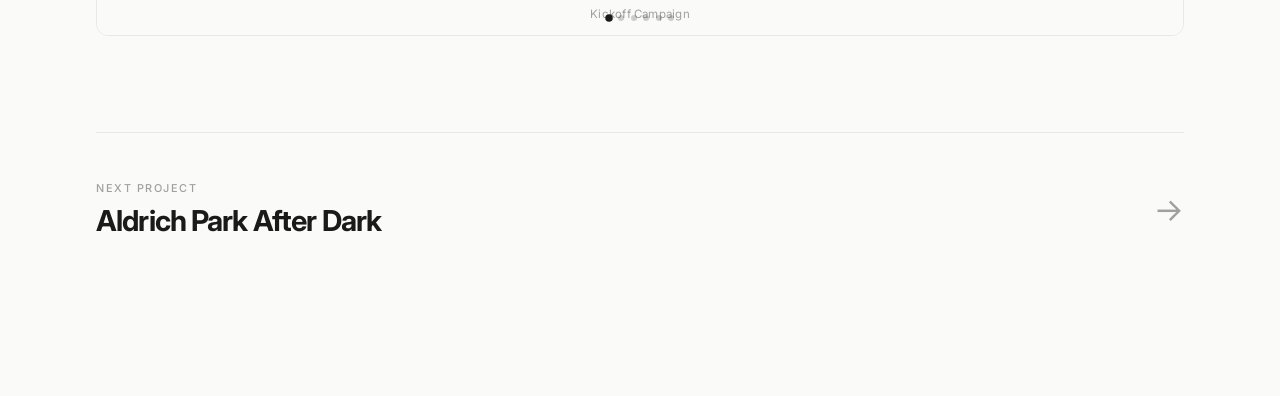
<file: maiss-campaign.html>
<!DOCTYPE html>
<html lang="en">
<head>
<meta charset="UTF-8"/>
<meta name="viewport" content="width=device-width, initial-scale=1"/>
<title>MAISS Rebrand &amp; Growth | Andrew Lee</title>
<link href="https://fonts.googleapis.com/css2?family=Inter:wght@300;400;500;600;700;800;900&display=swap" rel="stylesheet"/>
<link rel="stylesheet" href="styles.css">
<style>
*,*::before,*::after{box-sizing:border-box;margin:0;padding:0;}
:root{--bg:#fafaf9;--text-primary:#1a1a1a;--text-secondary:#6b6b6b;--text-muted:#a0a0a0;--border:#e8e8e8;--footer-h:62px;}
html{scroll-behavior:smooth;}
body{font-family:'Inter',sans-serif;background:var(--bg);color:var(--text-primary);overflow-x:hidden;padding-bottom:var(--footer-h);}
p,h1,h2,h3{font-family:'Inter',sans-serif;text-align:left;font-style:normal;}
img{margin:0;max-width:none;display:block;}
.scroll-progress{position:fixed;top:0;left:0;height:2px;background:var(--text-primary);z-index:9000;width:0%;}
nav{position:fixed;top:0;left:0;right:0;z-index:100;display:flex;align-items:center;justify-content:space-between;padding:1.8rem 5rem;transition:background 0.4s,padding 0.3s,border-color 0.4s;border-bottom:1px solid transparent;}
nav.scrolled{background:rgba(250,250,249,0.92);backdrop-filter:blur(16px);-webkit-backdrop-filter:blur(16px);border-bottom-color:var(--border);padding:1.1rem 5rem;}
.nav-brand{font-size:0.95rem;font-weight:500;letter-spacing:0.03em;color:var(--text-primary);text-decoration:none;}
.nav-links{display:flex;gap:2.5rem;list-style:none;}
.nav-links a{font-size:0.82rem;font-weight:400;color:var(--text-secondary);text-decoration:none;letter-spacing:0.05em;transition:color 0.2s;position:relative;}
.nav-links a::after{content:'';position:absolute;bottom:-2px;left:0;width:0;height:1px;background:var(--text-primary);transition:width 0.25s ease;}
.nav-links a:hover{color:var(--text-primary);}
.nav-links a:hover::after,.nav-links a.active::after{width:100%;}
.hero{position:relative;min-height:55vh;display:flex;align-items:flex-end;overflow:hidden;padding:0 6rem 5rem;}
.hero-name-bg{position:absolute;top:50%;left:50%;transform:translate(-50%,-50%);font-size:clamp(5rem,14vw,18rem);font-weight:900;letter-spacing:-0.04em;color:transparent;-webkit-text-stroke:1px rgba(26,26,26,0.05);white-space:nowrap;pointer-events:none;user-select:none;z-index:0;}
.hero-inner{position:relative;z-index:1;width:100%;}
.hero-back{display:inline-flex;align-items:center;gap:0.5rem;font-size:0.75rem;font-weight:500;letter-spacing:0.08em;text-transform:uppercase;color:var(--text-muted);text-decoration:none;margin-bottom:1.5rem;opacity:0;animation:fadeUp 0.6s 0.1s forwards;transition:color 0.2s;}
.hero-back:hover{color:var(--text-primary);}
.hero-eyebrow{display:block;font-size:0.68rem;font-weight:500;letter-spacing:0.16em;text-transform:uppercase;color:var(--text-muted);margin-bottom:1rem;opacity:0;animation:fadeUp 0.7s 0.2s forwards;}
.hero-title{font-size:clamp(3.5rem,7vw,7rem);font-weight:800;letter-spacing:-0.04em;line-height:0.92;opacity:0;animation:fadeUp 0.9s 0.32s forwards;}
.meta-strip{display:flex;border-top:1px solid var(--border);border-bottom:1px solid var(--border);margin:0 6rem;opacity:0;animation:fadeUp 0.7s 0.5s forwards;}
.meta-item{flex:1;padding:1.5rem 2rem;border-right:1px solid var(--border);}
.meta-item:last-child{border-right:none;}
.meta-label{font-size:0.62rem;font-weight:500;letter-spacing:0.14em;text-transform:uppercase;color:var(--text-muted);margin-bottom:0.4rem;}
.meta-value{font-size:0.92rem;font-weight:500;color:var(--text-primary);}
.project-content{padding:5rem 6rem 6rem;}
.content-section{margin-bottom:6rem;}
.section-label-row{display:flex;align-items:center;gap:1.5rem;margin-bottom:3rem;}
.section-label{font-size:0.68rem;font-weight:500;letter-spacing:0.14em;text-transform:uppercase;color:var(--text-muted);white-space:nowrap;}
.section-rule{flex:1;height:1px;background:var(--border);}
.split-layout{display:grid;grid-template-columns:1fr 1fr;gap:5rem;align-items:center;}
.split-layout.reverse{direction:rtl;}
.split-layout.reverse>*{direction:ltr;}
.content-heading{font-size:clamp(1.8rem,3vw,2.8rem);font-weight:700;letter-spacing:-0.03em;line-height:1.1;margin-bottom:1.5rem;color:var(--text-primary);}
.content-body{font-size:0.92rem;font-weight:300;color:var(--text-secondary);line-height:1.85;margin-bottom:1.5rem;font-style:normal;}
.content-tags{display:flex;gap:0.5rem;flex-wrap:wrap;}
.content-tag{font-size:0.65rem;font-weight:500;letter-spacing:0.1em;text-transform:uppercase;color:var(--text-muted);padding:0.3rem 0.8rem;border:1px solid var(--border);border-radius:999px;}
.content-image{width:100%;border-radius:12px;border:1px solid var(--border);box-shadow:0 8px 30px rgba(0,0,0,0.07);max-width:none;background:#f0f0f0;min-height:280px;object-fit:cover;}
.stat-row{display:grid;grid-template-columns:repeat(3,1fr);gap:1px;background:var(--border);border:1px solid var(--border);border-radius:12px;overflow:hidden;margin-bottom:6rem;}
.stat-cell{background:#fff;padding:2.5rem;display:flex;flex-direction:column;gap:0.5rem;}
.stat-num{font-size:clamp(2.5rem,5vw,4rem);font-weight:900;letter-spacing:-0.04em;line-height:1;}
.stat-label{font-size:0.7rem;font-weight:400;letter-spacing:0.1em;text-transform:uppercase;color:var(--text-muted);}
.next-project{margin-top:6rem;padding-top:3rem;border-top:1px solid var(--border);display:flex;align-items:center;justify-content:space-between;}
.next-label{font-size:0.68rem;font-weight:500;letter-spacing:0.14em;text-transform:uppercase;color:var(--text-muted);}
.next-title{font-size:1.8rem;font-weight:700;letter-spacing:-0.03em;margin-top:0.5rem;color:var(--text-primary);transition:color 0.2s;}
.next-link{text-decoration:none;display:block;}
.next-link:hover .next-title{color:#000;}
.next-arrow{font-size:2rem;color:var(--text-muted);transition:transform 0.25s,color 0.25s;}
.next-link:hover .next-arrow{transform:translateX(6px);color:var(--text-primary);}
footer{position:fixed;bottom:0;left:0;right:0;z-index:50;height:var(--footer-h);padding:0 6rem;background:rgba(250,250,249,0.94);backdrop-filter:blur(16px);-webkit-backdrop-filter:blur(16px);border-top:1px solid var(--border);display:flex;align-items:center;justify-content:space-between;}
.footer-copy{font-size:0.75rem;color:var(--text-muted);letter-spacing:0.02em;}
.social-icons{display:flex;align-items:center;gap:1.5rem;}
.social-icons a{display:flex;align-items:center;opacity:0.4;color:var(--text-primary);transition:opacity 0.2s,transform 0.2s;}
.social-icons a:hover{opacity:1;transform:translateY(-2px);}
.social-icon-svg{width:18px;height:18px;}
@keyframes fadeUp{to{opacity:1;transform:translateY(0);}}
@media(max-width:768px){nav,nav.scrolled{padding:1.2rem 1.5rem;}.hero{padding:0 1.5rem 3rem;}.meta-strip{margin:0 1.5rem;flex-wrap:wrap;}.meta-item{min-width:50%;border-right:none;border-bottom:1px solid var(--border);}.project-content{padding:3rem 1.5rem 4rem;}.split-layout{grid-template-columns:1fr;gap:2rem;}.split-layout.reverse{direction:ltr;}.stat-row{grid-template-columns:1fr;}footer{padding:0 1.5rem;}}

/* ── CAROUSEL ── */
.carousel{position:relative;overflow:hidden;border-radius:12px;border:1px solid var(--border);}
.carousel-track{display:flex;transition:transform 0.5s cubic-bezier(0.25,1,0.5,1);}
.carousel-slide{min-width:100%;display:flex;flex-direction:column;align-items:center;background:var(--bg);}
.carousel-slide img{width:100%;max-height:480px;object-fit:contain;display:block;margin:0;max-width:none;}
.carousel-caption{width:100%;padding:0.6rem 1rem 0.85rem;font-size:0.72rem;font-weight:400;color:var(--text-muted);letter-spacing:0.02em;text-align:center;border-top:1px solid var(--border);}
.carousel-btn{position:absolute;top:50%;transform:translateY(-50%);background:rgba(250,250,249,0.92);backdrop-filter:blur(10px);border:1px solid var(--border);color:var(--text-primary);width:40px;height:40px;border-radius:50%;font-size:0.85rem;cursor:pointer;transition:background 0.2s,transform 0.2s;display:flex;align-items:center;justify-content:center;z-index:2;}
.carousel-btn:hover{background:#fff;transform:translateY(-50%) scale(1.08);}
.carousel-btn.prev{left:1rem;}
.carousel-btn.next{right:1rem;}
.carousel-btn:disabled{opacity:0.3;cursor:default;}
.carousel-dots{position:absolute;bottom:0.85rem;left:50%;transform:translateX(-50%);display:flex;gap:0.4rem;z-index:2;}
.carousel-dot{width:6px;height:6px;border-radius:50%;background:rgba(26,26,26,0.2);border:none;cursor:pointer;padding:0;transition:background 0.2s,transform 0.2s;}
.carousel-dot.active{background:var(--text-primary);transform:scale(1.25);}
</style>
</head>
<body>

<div class="scroll-progress" id="scrollProgress"></div>
<nav id="mainNav">
  <a class="nav-brand" href="index.html">Andrew Lee</a>
  <ul class="nav-links">
    <li><a href="index.html">Home</a></li>
    <li><a href="aboutme.html">About</a></li>
    <li><a href="projects.html" class="active">Projects</a></li>
  </ul>
</nav>
<section class="hero" id="hero">
  <div class="hero-name-bg">MAISS</div>
  <div class="hero-inner">
    <a href="projects.html" class="hero-back">← Projects</a>
    <span class="hero-eyebrow">Marketing — 01</span>
    <h1 class="hero-title">MAISS Rebrand<br>&amp; Growth.</h1>
  </div>
</section>
<div class="meta-strip">
  <div class="meta-item"><div class="meta-label">Role</div><div class="meta-value">VP of Marketing, Marketing Intern</div></div>
  <div class="meta-item"><div class="meta-label">Category</div><div class="meta-value">Brand &amp; Social Growth</div></div>
  <div class="meta-item"><div class="meta-label">Type</div><div class="meta-value">Ongoing Campaign</div></div>
  <div class="meta-item"><div class="meta-label">Year</div><div class="meta-value">2023 – 2025</div></div>
</div>
<div class="project-content">

  <!-- OVERVIEW -->
  <div class="content-section">
    <div class="section-label-row"><span class="section-label">Overview</span><div class="section-rule"></div></div>
    <div class="split-layout">
      <div>
        <h2 class="content-heading">Turning a good club into a visible one.</h2>
        <p class="content-body">MAISS (Management Information Student Society) is one of UC Irvine's business student organizations. I joined as a Marketing Intern and grew into Vice President of Marketing, taking on increasing ownership of how the org showed up publicly — from visual identity to the full content calendar behind every event and campaign.</p>
        <div class="content-tags">
          <span class="content-tag">Brand Strategy</span>
          <span class="content-tag">Social Media Marketing</span>
          <span class="content-tag">Graphic Design</span>
        </div>
      </div>
      <img src="MAISSKICKOFFnew.png" alt="MAISS Kickoff Campaign" class="content-image"/>
    </div>
  </div>

  <!-- STATS -->
  <div class="stat-row">
    <div class="stat-cell"><span class="stat-num">38%</span><span class="stat-label">Follower Growth (1 Week)</span></div>
    <div class="stat-cell"><span class="stat-num">90%+</span><span class="stat-label">Engagement Increase</span></div>
    <div class="stat-cell"><span class="stat-num">50+</span><span class="stat-label">Graphics Produced</span></div>
  </div>

  <!-- CONTEXT -->
  <div class="content-section">
    <div class="section-label-row"><span class="section-label">Context</span><div class="section-rule"></div></div>
    <div class="split-layout">
      <div>
        <h2 class="content-heading">An established club, ready to grow.</h2>
        <p class="content-body">MAISS already had a real presence and an active membership base — the opportunity wasn't building something from nothing, it was sharpening a visual identity and content approach that could scale with the org's ambitions. Posts were inconsistent in look and cadence, which meant the brand wasn't compounding the way it could have been.</p>
        <div class="content-tags">
          <span class="content-tag">Brand Refresh</span>
          <span class="content-tag">Visual Consistency</span>
        </div>
      </div>
      <img src="maiss_bonfirebash.png" alt="MAISS Bonfire Bash" class="content-image"/>
    </div>
  </div>

  <!-- PROCESS -->
  <div class="content-section">
    <div class="section-label-row"><span class="section-label">Process</span><div class="section-rule"></div></div>
    <div class="split-layout reverse">
      <div>
        <h2 class="content-heading">Rebrand as infrastructure, not a one-off.</h2>
        <p class="content-body">I designed a new logo and custom mascot as the foundation, then rebuilt our Figma workflow around reusable templates — so every flyer, story, and post shared the same visual language instead of looking like scattered one-offs. That system was the actual growth lever: it meant every piece of content reinforced the last one, and let us produce at a much higher, more consistent cadence without sacrificing quality.</p>
        <div class="content-tags">
          <span class="content-tag">Design Systems</span>
          <span class="content-tag">Figma Workflow</span>
        </div>
      </div>
      <img src="Mentorapp.png" alt="MAISS Mentorship Program" class="content-image"/>
    </div>
  </div>

  <!-- EXECUTION -->
  <div class="content-section">
    <div class="section-label-row"><span class="section-label">Execution</span><div class="section-rule"></div></div>
    <div class="split-layout">
      <div>
        <h2 class="content-heading">A sustained content operation.</h2>
        <p class="content-body">With the system in place, I ran campaigns for Kickoff, FAANG Focus, the Mentorship program, and UCI's Anteater Involvement Fair — producing roughly 2 to 3 new graphics a week across the year, over 50 total. Each campaign was built around the specific event's goals, whether that was recruitment, attendance, or awareness, while staying visually consistent with the broader MAISS identity.</p>
        <div class="content-tags">
          <span class="content-tag">Content Calendar</span>
          <span class="content-tag">Campaign Planning</span>
        </div>
      </div>
      <img src="FAANGFOCUS.png" alt="MAISS FAANG Focus" class="content-image"/>
    </div>
  </div>

  <!-- OUTCOME -->
  <div class="content-section">
    <div class="section-label-row"><span class="section-label">Outcome</span><div class="section-rule"></div></div>
    <div class="split-layout reverse">
      <div>
        <h2 class="content-heading">Real growth, backed by numbers.</h2>
        <p class="content-body">The rebrand and content cadence drove a 38% increase in followers in a single week and a 90%+ increase in engagement — measurable proof that a stronger, more consistent visual identity translated directly into a larger, more engaged audience for the org.</p>
        <div class="content-tags">
          <span class="content-tag">Audience Growth</span>
          <span class="content-tag">Engagement</span>
        </div>
      </div>
      <img src="AIF.png" alt="Anteater Involvement Fair" class="content-image"/>
    </div>
  </div>

  <!-- GALLERY -->
  <div class="content-section">
    <div class="section-label-row"><span class="section-label">Campaign Gallery</span><div class="section-rule"></div></div>
    <div class="carousel" id="maissCarousel">
      <div class="carousel-track" id="maissTrack">
        <div class="carousel-slide">
          <img src="MAISSKICKOFFnew.png" alt="MAISS Kickoff"/>
          <div class="carousel-caption">Kickoff Campaign</div>
        </div>
        <div class="carousel-slide">
          <img src="maiss_bonfirebash.png" alt="MAISS Bonfire Bash"/>
          <div class="carousel-caption">Bonfire Bash</div>
        </div>
        <div class="carousel-slide">
          <img src="maiss_bowling.png" alt="MAISS Bowling"/>
          <div class="carousel-caption">Bowling Social</div>
        </div>
        <div class="carousel-slide">
          <img src="Mentorapp.png" alt="MAISS Mentorship"/>
          <div class="carousel-caption">Mentorship Program</div>
        </div>
        <div class="carousel-slide">
          <img src="FAANGFOCUS.png" alt="MAISS FAANG Focus"/>
          <div class="carousel-caption">FAANG Focus</div>
        </div>
        <div class="carousel-slide">
          <img src="AIF.png" alt="Anteater Involvement Fair"/>
          <div class="carousel-caption">Anteater Involvement Fair</div>
        </div>
      </div>
      <button class="carousel-btn prev" id="maissPrev" aria-label="Previous">←</button>
      <button class="carousel-btn next" id="maissNext" aria-label="Next">→</button>
      <div class="carousel-dots" id="maissDots"></div>
    </div>
  </div>

  <a href="apad.html" class="next-link">
    <div class="next-project">
      <div><div class="next-label">Next Project</div><div class="next-title">Aldrich Park After Dark</div></div>
      <span class="next-arrow">→</span>
    </div>
  </a>
</div>
<footer>
  <span class="footer-copy">© 2026 Andrew Lee</span>
  <div class="social-icons">
    <a href="https://www.linkedin.com/in/andrewlee6804/" target="_blank" title="LinkedIn">
      <svg class="social-icon-svg" viewBox="0 0 24 24" fill="currentColor"><path d="M20.447 20.452h-3.554v-5.569c0-1.328-.027-3.037-1.852-3.037-1.853 0-2.136 1.445-2.136 2.939v5.667H9.351V9h3.414v1.561h.046c.477-.9 1.637-1.85 3.37-1.85 3.601 0 4.267 2.37 4.267 5.455v6.286zM5.337 7.433a2.062 2.062 0 0 1-2.063-2.065 2.064 2.064 0 1 1 2.063 2.065zm1.782 13.019H3.555V9h3.564v11.452zM22.225 0H1.771C.792 0 0 .774 0 1.729v20.542C0 23.227.792 24 1.771 24h20.451C23.2 24 24 23.227 24 22.271V1.729C24 .774 23.2 0 22.222 0h.003z"/></svg>
    </a>
    <a href="mailto:lee.andrew6804@gmail.com" title="Email">
      <svg class="social-icon-svg" viewBox="0 0 24 24" fill="currentColor"><path d="M24 5.457v13.909c0 .904-.732 1.636-1.636 1.636h-3.819V11.73L12 16.64l-6.545-4.91v9.273H1.636A1.636 1.636 0 0 1 0 19.366V5.457c0-.48.21-.913.54-1.21L12 13.09 23.46 4.247c.33.297.54.73.54 1.21z"/></svg>
    </a>
  </div>
</footer>
<script>
const progressBar=document.getElementById('scrollProgress');
const nav=document.getElementById('mainNav');
window.addEventListener('scroll',()=>{
  const sy=window.scrollY;
  const dh=document.documentElement.scrollHeight-window.innerHeight;
  progressBar.style.width=(sy/dh*100)+'%';
  nav.classList.toggle('scrolled',sy>60);
},{passive:true});

// Carousel
(function(){
  const track  = document.getElementById('maissTrack');
  const slides = track.querySelectorAll('.carousel-slide');
  const prev   = document.getElementById('maissPrev');
  const next   = document.getElementById('maissNext');
  const dotsEl = document.getElementById('maissDots');
  let current  = 0;

  slides.forEach((_, i) => {
    const d = document.createElement('button');
    d.className = 'carousel-dot' + (i === 0 ? ' active' : '');
    d.addEventListener('click', () => goTo(i));
    dotsEl.appendChild(d);
  });

  function goTo(n) {
    current = n;
    track.style.transform = `translateX(-${current * 100}%)`;
    dotsEl.querySelectorAll('.carousel-dot').forEach((d, i) =>
      d.classList.toggle('active', i === current));
    prev.disabled = current === 0;
    next.disabled = current === slides.length - 1;
  }

  prev.addEventListener('click', () => goTo(current - 1));
  next.addEventListener('click', () => goTo(current + 1));
  goTo(0);
})();
</script>
</body>
</html>
</file>
<file: styles.css>
/* ── GOOGLE FONTS ── */
@import url('https://fonts.googleapis.com/css2?family=Inter:wght@300;400;500;600;700;800;900&family=Bebas+Neue&display=swap');

/* ── CSS VARIABLES ── */
:root {
  --bg: #fafaf9;
  --text-primary: #1a1a1a;
  --text-secondary: #6b6b6b;
  --text-muted: #a0a0a0;
  --border: #e8e8e8;
  --marquee: #c0392b;
  --marquee-glow: rgba(192,57,43,0.14);
  --footer-h: 62px;
}

/* ── RESET ── */
*, *::before, *::after { box-sizing: border-box; margin: 0; padding: 0; }

/* ── BASE ── */
html { scroll-behavior: smooth; }
body {
  font-family: 'Inter', sans-serif;
  background: var(--bg);
  color: var(--text-primary);
  overflow-x: hidden;
  padding-bottom: var(--footer-h);
}
.display { font-family: 'Bebas Neue', 'Inter', sans-serif; letter-spacing: 0.02em; }

@keyframes fadeUp { to { opacity: 1; transform: translateY(0); } }
@keyframes fadeIn { to { opacity: 1; } }

/* ── SCROLL PROGRESS ── */
.scroll-progress {
  position: fixed; top: 0; left: 0;
  height: 2px; background: var(--marquee);
  z-index: 9000; width: 0%;
}

/* ── NAVIGATION ── */
nav {
  position: fixed; top: 0; left: 0; right: 0; z-index: 100;
  display: flex; align-items: center; justify-content: space-between;
  padding: 1.8rem 5rem;
  transition: background 0.4s, padding 0.3s, border-color 0.4s;
  border-bottom: 1px solid transparent;
}
nav.scrolled {
  background: rgba(250,250,249,0.92);
  backdrop-filter: blur(16px); -webkit-backdrop-filter: blur(16px);
  border-bottom-color: var(--border);
  padding: 1.1rem 5rem;
}
.nav-brand { font-size: 0.95rem; font-weight: 500; letter-spacing: 0.03em; color: var(--text-primary); text-decoration: none; }
.nav-links { display: flex; gap: 2.5rem; list-style: none; }
.nav-links a {
  font-size: 0.82rem; font-weight: 400; color: var(--text-secondary);
  text-decoration: none; letter-spacing: 0.05em; transition: color 0.2s; position: relative;
}
.nav-links a::after {
  content: ''; position: absolute; bottom: -2px; left: 0;
  width: 0; height: 1px; background: var(--marquee);
  transition: width 0.25s ease;
}
.nav-links a:hover { color: var(--text-primary); }
.nav-links a:hover::after, .nav-links a.active::after { width: 100%; }

/* ── BULB RULE (signature motif) ── */
.bulb-rule { display: flex; align-items: center; gap: 0.55rem; flex: 1; }
.bulb-rule .bulb-line {
  flex: 1; height: 1px;
  background: repeating-linear-gradient(90deg, var(--border) 0, var(--border) 5px, transparent 5px, transparent 11px);
  transform: scaleX(0); transform-origin: left;
  transition: transform 0.9s 0.2s ease;
}
.bulb-rule .bulb-line.visible { transform: scaleX(1); }
.bulb-rule .bulb-dot { width: 5px; height: 5px; border-radius: 50%; background: var(--marquee); opacity: 0.55; flex-shrink: 0; }

/* ── FIXED FOOTER ── */
footer {
  position: fixed; bottom: 0; left: 0; right: 0;
  z-index: 50; height: var(--footer-h); padding: 0 5rem;
  background: rgba(250,250,249,0.94);
  backdrop-filter: blur(16px); -webkit-backdrop-filter: blur(16px);
  border-top: 1px solid var(--border);
  display: flex; align-items: center; justify-content: space-between;
}
.footer-copy { font-size: 0.75rem; color: var(--text-muted); letter-spacing: 0.02em; }
.social-icons { display: flex; align-items: center; gap: 1.5rem; }
.social-icons a { display: flex; align-items: center; opacity: 0.4; color: var(--text-primary); transition: opacity 0.2s, transform 0.2s; }
.social-icons a:hover { opacity: 1; transform: translateY(-2px); color: var(--marquee); }
.social-icon-svg { width: 18px; height: 18px; }

/* ── CAMPAIGN INDEX (Marketing section, projects.html) ── */
.campaign-index { display: flex; flex-direction: column; }
.campaign-row {
  display: grid;
  grid-template-columns: 2.5rem 80px 1fr auto auto 1.5rem;
  align-items: center;
  gap: 2rem;
  padding: 2rem 0;
  border-top: 1px solid var(--border);
  text-decoration: none;
  color: inherit;
  transition: background 0.25s, padding 0.25s;
  border-radius: 8px;
  cursor: pointer;
}
.campaign-row:last-child { border-bottom: 1px solid var(--border); }
.campaign-row:hover { background: #f5f5f4; padding: 2rem 1.2rem; }
.campaign-row, .campaign-row * {
  font-family: "Inter", sans-serif;
  font-style: normal;
  text-align: left;
  font-weight: 400;
}
.ci-number { font-size: 0.66rem; font-weight: 500; letter-spacing: 0.14em; color: var(--text-muted); text-transform: uppercase; }
.ci-thumb {
  width: 80px; height: 80px;
  border-radius: 8px; overflow: hidden;
  background: #f0f0f0; flex-shrink: 0;
  border: 1px solid var(--border);
  transition: transform 0.3s ease;
}
.campaign-row:hover .ci-thumb { transform: scale(1.05); }
.ci-thumb img { width: 100%; height: 100%; object-fit: cover; display: block; margin: 0; max-width: none; }
.ci-info { min-width: 0; }
.ci-title { font-size: 1rem; font-weight: 700; letter-spacing: -0.02em; margin-bottom: 0.35rem; text-align: left; transition: color 0.2s; }
.campaign-row:hover .ci-title { color: #000; }
.ci-desc {
  font-size: 0.85rem; font-weight: 300; color: var(--text-secondary);
  line-height: 1.6; white-space: nowrap; overflow: hidden;
  text-overflow: ellipsis; max-width: 480px; text-align: left; font-style: normal;
}
.ci-tags { display: flex; gap: 0.45rem; flex-wrap: nowrap; flex-shrink: 0; }
.ci-tag {
  font-size: 0.62rem; font-weight: 500; letter-spacing: 0.1em;
  text-transform: uppercase; color: var(--text-muted);
  padding: 0.25rem 0.7rem; border: 1px solid var(--border);
  border-radius: 999px; transition: border-color 0.2s, color 0.2s; white-space: nowrap;
}
.campaign-row:hover .ci-tag { border-color: var(--text-primary); color: var(--text-primary); }
.ci-stat { text-align: right; flex-shrink: 0; }
.ci-stat-num { font-size: 1.4rem; font-weight: 900; letter-spacing: -0.04em; line-height: 1; text-align: right; }
.ci-stat-label { font-size: 0.64rem; font-weight: 400; color: var(--text-muted); letter-spacing: 0.06em; text-transform: uppercase; text-align: right; }
.ci-arrow { font-size: 1rem; color: var(--text-muted); opacity: 0; transform: translate(-4px, 4px); transition: opacity 0.2s, transform 0.2s; }
.campaign-row:hover .ci-arrow { opacity: 1; transform: translate(0, 0); }

/* ── MARKETING SPOTLIGHT ── */
.spotlight-item {
  display: flex; min-height: 560px; position: relative;
  border-top: 1px solid var(--border); border-bottom: 1px solid var(--border);
  text-decoration: none; color: inherit;
}
.spotlight-item::before {
  content: ''; position: absolute; inset: 0; background: transparent;
  transition: background 0.35s ease; pointer-events: none; z-index: 0;
}
.spotlight-item.hovered::before { background: rgba(192,57,43,0.025); }

.spotlight-gallery { flex: 5; position: relative; overflow: visible; z-index: 1; }
.gallery-img {
  position: absolute; width: 42%; height: auto; object-fit: cover;
  border-radius: 4px;
  box-shadow: 0 2px 6px rgba(0,0,0,0.06), 0 8px 22px rgba(0,0,0,0.10), 0 22px 55px rgba(0,0,0,0.10);
  transition: transform 0.6s cubic-bezier(0.23, 1, 0.32, 1), opacity 0.5s ease, box-shadow 0.6s ease;
}
/* Resting stack — 2 images visible, rest hidden behind */
.gallery-img:nth-child(1) { top: 4%;  left: 8%;  transform: rotate(-7deg); z-index: 2; opacity: 1; }
.gallery-img:nth-child(2) { top: 12%; left: 26%; transform: rotate(5deg);  z-index: 3; opacity: 1; }
.gallery-img:nth-child(3),
.gallery-img:nth-child(4),
.gallery-img:nth-child(5),
.gallery-img:nth-child(6) {
  top: 12%; left: 26%; transform: rotate(5deg) scale(0.9);
  z-index: 1; opacity: 0;
}
/* Hover — fan into a filmstrip */
.spotlight-item.hovered .gallery-img {
  width: 15.5%; top: 18%;
  box-shadow: 0 4px 12px rgba(0,0,0,0.08), 0 14px 38px rgba(0,0,0,0.12);
}
.spotlight-item.hovered .gallery-img:nth-child(1) { left: 0%;    transform: rotate(-4deg); opacity: 1; z-index: 2; }
.spotlight-item.hovered .gallery-img:nth-child(2) { left: 17%;  transform: rotate(3deg);  opacity: 1; z-index: 3; }
.spotlight-item.hovered .gallery-img:nth-child(3) { left: 34%;  transform: rotate(-3deg); opacity: 1; z-index: 2; }
.spotlight-item.hovered .gallery-img:nth-child(4) { left: 51%;  transform: rotate(4deg);  opacity: 1; z-index: 3; }
.spotlight-item.hovered .gallery-img:nth-child(5) { left: 68%;  transform: rotate(-2deg); opacity: 1; z-index: 2; }
.spotlight-item.hovered .gallery-img:nth-child(6) { left: 85%;  transform: rotate(3deg);  opacity: 1; z-index: 3; }

.spotlight-body {
  flex: 0 0 42%; max-width: 640px; padding: 4rem 5rem;
  display: flex; flex-direction: column; justify-content: space-between;
  position: relative; z-index: 1;
}
.spotlight-top { display: flex; flex-direction: column; gap: 1.4rem; }
.spotlight-eyebrow { font-size: 0.66rem; font-weight: 500; letter-spacing: 0.14em; text-transform: uppercase; color: var(--text-muted); }
.spotlight-title {
  font-family: 'Bebas Neue', 'Inter', sans-serif;
  font-size: clamp(2.2rem, 3.4vw, 3.2rem);
  letter-spacing: 0.01em; line-height: 1.02;
  transition: color 0.2s;
}
.spotlight-item.hovered .spotlight-title { color: var(--marquee); }
.spotlight-desc { font-size: 0.88rem; font-weight: 300; color: var(--text-secondary); line-height: 1.78; max-width: 380px; }

.spotlight-stats { display: flex; gap: 2rem; margin-top: 0.5rem; }
.spotlight-stat-num { font-family: 'Bebas Neue', 'Inter', sans-serif; font-size: 1.6rem; color: var(--text-primary); letter-spacing: 0.01em; }
.spotlight-stat-label { font-size: 0.6rem; font-weight: 400; letter-spacing: 0.08em; text-transform: uppercase; color: var(--text-muted); margin-top: 0.15rem; }

.spotlight-bottom { display: flex; align-items: center; justify-content: space-between; }
.spotlight-tag {
  font-size: 0.68rem; font-weight: 500; letter-spacing: 0.10em; text-transform: uppercase;
  color: var(--text-muted); padding: 0.35rem 0.9rem; border: 1px solid var(--border); border-radius: 999px;
  transition: border-color 0.2s, color 0.2s;
}
.spotlight-item.hovered .spotlight-tag { border-color: var(--marquee); color: var(--marquee); }
.spotlight-arrow {
  font-size: 1rem; color: var(--marquee); transform: translateX(-6px); opacity: 0;
  transition: opacity 0.25s, transform 0.25s;
}
.spotlight-item.hovered .spotlight-arrow { opacity: 1; transform: translateX(0); }

@media (max-width: 900px) {
  .spotlight-item { flex-direction: column; min-height: auto; }
  .spotlight-gallery { min-height: 280px; }
  .spotlight-body { padding: 2.5rem 1.5rem; }
}

/* ── SHARED RESPONSIVENESS ── */
@media (max-width: 768px) {
  nav, nav.scrolled { padding: 1.2rem 1.5rem; }
  footer { padding: 0 1.5rem; }
  .campaign-row {
    grid-template-columns: 2.5rem 60px 1fr 1.5rem;
    gap: 1rem;
  }
  .ci-tags, .ci-stat { display: none; }
}
</file>
